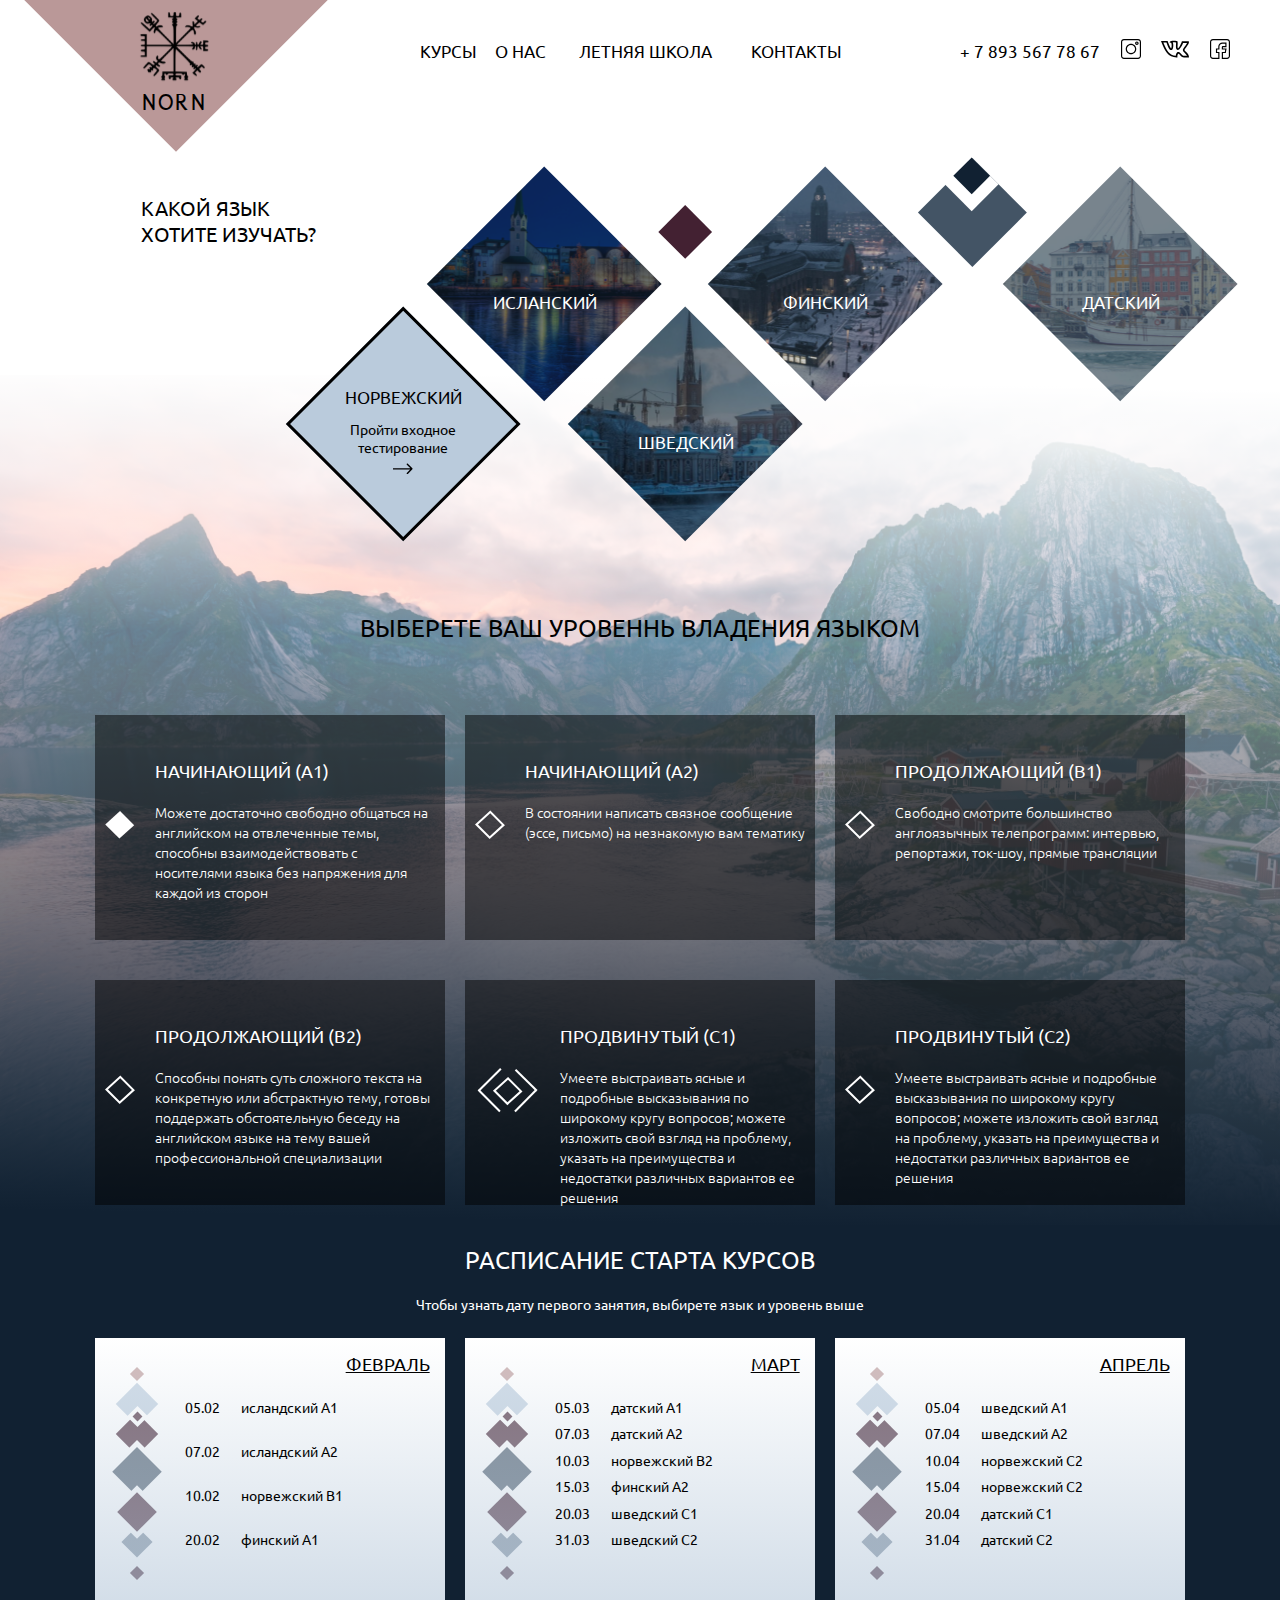
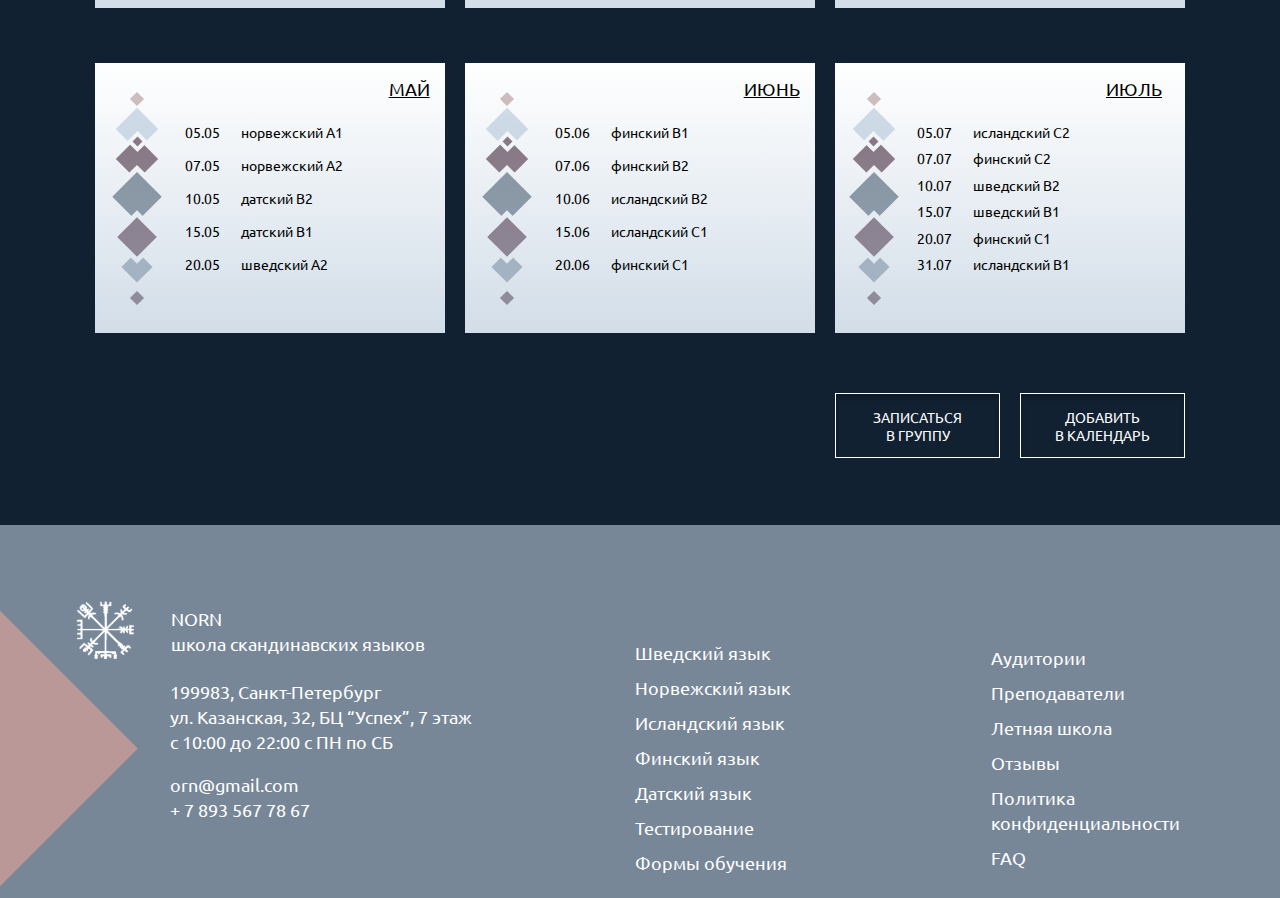
<file: index_courses.html>
<!DOCTYPE html>
<html lang="en">
<head>
    <meta charset="UTF-8">
    <meta name="viewport" content="width=device-width, initial-scale=1.0">
    <meta http-equiv="X-UA-Compatible" content="ie=edge">
    <title>COURSES</title>
    <link rel="stylesheet" href="https://cdnjs.cloudflare.com/ajax/libs/modern-normalize/0.5.0/modern-normalize.min.css">
    <link rel="stylesheet" href="css/style_css.css">
    <link href="https://fonts.googleapis.com/css?family=Puritan|Roboto|Ubuntu" rel="stylesheet">
</head>
<body>
<div class="container_wrapper">
     <div class="wrapper">

            <div class="logo_contacts_c">

        <div class="romb_c">
            <div class="logo_c">
            <div><img src="img/mark3.svg" alt="logo" width="73px" height="73px"></div>
            <div class="logo_logo_c">NORN</div>       
        </div></div>

                <div class="contacts_c">
                       
                                <ul class="menu_tab_c">
                                <li class="it"><a href="" class="line">КУРСЫ</a></li>
                                <li class="it"><a href="index_main.html" class="line">О НАС</a></li>
                                <li class="it"><a href="" class="line">ЛЕТНЯЯ ШКОЛА</a></li>
                                <li class="it"><a href="" class="line">КОНТАКТЫ</a></li>  
                                </ul>
                            
                         <div class="contacts_text_c">
                        <div>+ 7 893 567 78 67</div>
                        <div><a href=""><img src="img/instagram_black.svg" alt="instagram" width="20px" height="20px"></a></div>
                        <div><a href=""><img src="img/vk_black.svg" alt="vk" width="28px" height="28px"></a></div>
                        <div><a href=""><img src="img/facebook_black.svg" alt="facebook" width="20px" height="20px"></a></div>
                    </div>  
                                
            </div>
            </div>
<div class="container_yaziki_c">
                <div class="text_yaziki_c"><p>КАКОЙ ЯЗЫК<br>ХОТИТЕ ИЗУЧАТЬ?</p></div>

                
        <div class="romb_norv_c">
            <div class="romb_norv_flex_c">
            <div class="text_norv_kub_c">НОРВЕЖСКИЙ</div>
            <div class="text_norv_kub_2_c">
                <a class="test_c" href="">Пройти входное тестирование</a>
                <div class="strelka_c"><img src="img/arrow_black.svg" alt="arrow" width="20px" height="26px"></div></div>
            </div>
        </div>


        <div class="romb_islan_c">   
            <div class="foto_islan_c"><img src="img/img_reykjavik.png" alt="reykjavik" width="255px" height="255px"></div>    
            <div class="text_yaziki_romb_c">ИСЛАНСКИЙ</div>
    </div> 
        <div class="romb_shved_c">
                <div class="foto_shved_c"><img src="img/img_stokgolm.png" alt="stokgolm" width="255px" height="255px"></div>
            <div class="text_yaziki_romb_c">ШВЕДСКИЙ</div>
    </div> 
        <div class="romb_fin_c">
                <div class="foto_fin_c"><img src="img/img_helsinki.png" alt="helsinki" width="255px" height="255px"></div>
            <div class="text_yaziki_romb_c">ФИНСКИЙ</div>
    </div> 
        <div class="romb_dat_c">
                <div class="foto_dat_c"><img src="img/img_kopengagen.png" alt="kopengagen" width="255px" height="255px"></div>
            <div class="text_yaziki_romb_c">ДАТСКИЙ</div>
    </div> 
    <div class="romb_bordo_c"></div>
    <div class="romb_setyi_c">
        <div class="romb_white_c">
                <div class="romb_siniy_c"></div>
        </div>
        
    </div>
                
            </div>
    
            <div class="container_yrovni_c">
                    <div class="tex_yrovni_c">ВЫБЕРЕТЕ ВАШ УРОВЕННЬ ВЛАДЕНИЯ ЯЗЫКОМ</div>
                    <div class="flex_yrovni_c">
                        <div class="yrovni_c">
                            <div class="znachki_c"><img src="img/rombik_white.svg" alt="rombik" width="30px" height="30px"></div>
                        <div class="flex_yrovni_text_c">
                            <div class="text_yrovni_vubor_c">Начинающий (A1)</div>
                            <div class="text_yrovni_vubor2_c">Можете достаточно свободно общаться на английском на отвлеченные темы, способны взаимодействовать с носителями языка без напряжения для каждой из сторон</div>
                        </div>
                        </div>
                        <div class="yrovni_c">
                                <div class="znachki_c"><img src="img/rombik_prozrachnyi.svg" alt="rombik" width="30px" height="30px"></div>
                            <div class="flex_yrovni_text_c">
                                <div class="text_yrovni_vubor_c">Начинающий (A2)</div>
                                <div class="text_yrovni_vubor2_c">В состоянии написать связное сообщение 
                                        (эссе, письмо) на незнакомую вам тематику</div>
                            </div>
                            </div>
                            <div class="yrovni_c">
                                    <div class="znachki_c"><img src="img/rombik_prozrachnyi.svg" alt="rombik" width="30px" height="30px"></div>
                                <div class="flex_yrovni_text_c">
                                    <div class="text_yrovni_vubor_c">Продолжающий (B1)</div>
                                    <div class="text_yrovni_vubor2_c">Свободно смотрите большинство англоязычных телепрограмм: интервью, репортажи, ток-шоу, прямые трансляции
                                        </div>
                                </div>
                                </div>
                                <div class="yrovni_c">
                                        <div class="znachki_c"><img src="img/rombik_prozrachnyi.svg" alt="rombik" width="30px" height="30px"></div>
                                    <div class="flex_yrovni_text_c">
                                        <div class="text_yrovni_vubor_c">Продолжающий (B2)</div>
                                        <div class="text_yrovni_vubor2_c">Способны понять суть сложного текста на конкретную или абстрактную тему, готовы поддержать обстоятельную беседу 
                                                на английском языке на тему вашей профессиональной специализации</div>
                                    </div>
                                    </div>
                                    <div class="yrovni_c">
                                            <div class="znachki_c"><img src="img/rombik_dvoinoi.svg" alt="rombik" width="65px" height="45px"></div>
                                        <div class="flex_yrovni_text_c">
                                            <div class="text_yrovni_vubor_c">Продвинутый (C1)</div>
                                            <div class="text_yrovni_vubor2_c">Умеете выстраивать ясные и подробные высказывания по широкому кругу вопросов; можете изложить свой взгляд на проблему, указать на преимущества и недостатки 
                                                    различных вариантов ее решения
                                                    
                                                    </div>
                                        </div>
                                        </div>
                                        <div class="yrovni_c">
                                                <div class="znachki_c"><img src="img/rombik_prozrachnyi.svg" alt="rombik" width="30px" height="30px"></div>
                                            <div class="flex_yrovni_text_c">
                                                <div class="text_yrovni_vubor_c">Продвинутый (C2)</div>
                                                <div class="text_yrovni_vubor2_c">Умеете выстраивать ясные и подробные высказывания по широкому кругу вопросов; можете изложить свой взгляд на проблему, указать на преимущества и недостатки 
                                                        различных вариантов ее решения
                                                        
                                                        </div>
                                            </div>
                                            </div>
                    </div>
                
            </div>

            <div class="container_raspisanie_c">
            <div class="tex_raspisanie_c">РАСПИСАНИЕ СТАРТА КУРСОВ</div>
            <div class="tex_raspisanie2_c">Чтобы узнать дату первого занятия, выбирете язык и уровень выше</div>
            <div class="flex_raspisanie_c">
                    <div class="raspisanie_c">
                            <div class="raspisanie_fon_c"></div>
                            <div class="rombiki_raspisanie_c">
                            <div class="rombiki_raspisanie1_c"></div>
                            <div class="rombiki_raspisanie2_c">
                            <div class="rombiki_raspisanie2_1_c"></div></div>
                            <div class="rombiki_raspisanie3_c"> 
                            <div class="rombiki_raspisanie3_1_c"></div></div>
                            <div class="rombiki_raspisanie4_c"></div>
                            <div class="rombiki_raspisanie5_c">
                            <div class="rombiki_raspisanie5_1_c"></div></div>
                            <div class="rombiki_raspisanie6_c">
                            <div class="rombiki_raspisanie6_1_c"></div></div>
                            <div class="rombiki_raspisanie7_c"></div>
                            <div class="rombiki_raspisanie8_c"></div></div>
                            <div class="rombiki_raspisanie_text_c">
                            <div class="yrok_raspisanie_c">
                            <div class="effekt_raspisanie_c">05.02 &nbsp;&nbsp;&nbsp;&nbsp;&nbsp;&nbsp;исландский А1</div>
                            <div class="effekt_raspisanie_c">07.02 &nbsp;&nbsp;&nbsp;&nbsp;&nbsp;&nbsp;исландский А2</div>
                            <div class="effekt_raspisanie_c">10.02 &nbsp;&nbsp;&nbsp;&nbsp;&nbsp;&nbsp;норвежский B1</div>
                            <div class="effekt_raspisanie_c">20.02 &nbsp;&nbsp;&nbsp;&nbsp;&nbsp;&nbsp;финский А1</div></div>
                            <div class="rombiki_raspisanie_mesiac_c">ФЕВРАЛЬ</div></div>
                    </div>

                    <div class="raspisanie_c">
                        <div class="raspisanie_fon_c"></div>
                        <div class="rombiki_raspisanie_c">
                        <div class="rombiki_raspisanie1_c"></div>
                        <div class="rombiki_raspisanie2_c">
                        <div class="rombiki_raspisanie2_1_c"></div></div>
                        <div class="rombiki_raspisanie3_c"> 
                        <div class="rombiki_raspisanie3_1_c"></div></div>
                        <div class="rombiki_raspisanie4_c"></div>
                        <div class="rombiki_raspisanie5_c">
                        <div class="rombiki_raspisanie5_1_c"></div></div>
                        <div class="rombiki_raspisanie6_c">
                        <div class="rombiki_raspisanie6_1_c"></div></div>
                        <div class="rombiki_raspisanie7_c"></div>
                        <div class="rombiki_raspisanie8_c"></div></div>
                        <div class="rombiki_raspisanie_text_c">
                        <div class="yrok_raspisanie_c">
                            <div class="effekt_raspisanie_c">05.03 &nbsp;&nbsp;&nbsp;&nbsp;&nbsp;&nbsp;датский  А1</div>
                            <div class="effekt_raspisanie_c">07.03 &nbsp;&nbsp;&nbsp;&nbsp;&nbsp;&nbsp;датский  А2</div>
                            <div class="effekt_raspisanie_c">10.03 &nbsp;&nbsp;&nbsp;&nbsp;&nbsp;&nbsp;норвежский B2</div>
                            <div class="effekt_raspisanie_c">15.03 &nbsp;&nbsp;&nbsp;&nbsp;&nbsp;&nbsp;финский  А2</div>
                            <div class="effekt_raspisanie_c">20.03 &nbsp;&nbsp;&nbsp;&nbsp;&nbsp;&nbsp;шведский С1</div>
                            <div class="effekt_raspisanie_c">31.03 &nbsp;&nbsp;&nbsp;&nbsp;&nbsp;&nbsp;шведский С2</div></div>
                            <div class="rombiki_raspisanie_mesiac_c">МАРТ</div></div>
                    </div> 

                    <div class="raspisanie_c">
                        <div class="raspisanie_fon_c"></div>
                        <div class="rombiki_raspisanie_c">
                        <div class="rombiki_raspisanie1_c"></div>
                        <div class="rombiki_raspisanie2_c">
                        <div class="rombiki_raspisanie2_1_c"></div></div>
                        <div class="rombiki_raspisanie3_c"> 
                        <div class="rombiki_raspisanie3_1_c"></div></div>
                        <div class="rombiki_raspisanie4_c"></div>
                        <div class="rombiki_raspisanie5_c">
                        <div class="rombiki_raspisanie5_1_c"></div></div>
                        <div class="rombiki_raspisanie6_c">
                        <div class="rombiki_raspisanie6_1_c"></div></div>
                        <div class="rombiki_raspisanie7_c"></div>
                        <div class="rombiki_raspisanie8_c"></div></div>
                        <div class="rombiki_raspisanie_text_c">
                        <div class="yrok_raspisanie_c">
                            <div class="effekt_raspisanie_c">05.04 &nbsp;&nbsp;&nbsp;&nbsp;&nbsp;&nbsp;шведский А1</div>
                            <div class="effekt_raspisanie_c">07.04 &nbsp;&nbsp;&nbsp;&nbsp;&nbsp;&nbsp;шведский А2</div>
                            <div class="effekt_raspisanie_c">10.04 &nbsp;&nbsp;&nbsp;&nbsp;&nbsp;&nbsp;норвежский С2</div>
                            <div class="effekt_raspisanie_c">15.04 &nbsp;&nbsp;&nbsp;&nbsp;&nbsp;&nbsp;норвежский С2</div>
                            <div class="effekt_raspisanie_c">20.04 &nbsp;&nbsp;&nbsp;&nbsp;&nbsp;&nbsp;датский С1</div>
                            <div class="effekt_raspisanie_c">31.04 &nbsp;&nbsp;&nbsp;&nbsp;&nbsp;&nbsp;датский С2</div></div>
                            <div class="rombiki_raspisanie_mesiac_c">АПРЕЛЬ</div></div>
                    </div> 

                    <div class="raspisanie_c">
                        <div class="raspisanie_fon_c"></div>
                        <div class="rombiki_raspisanie_c">
                        <div class="rombiki_raspisanie1_c"></div>
                        <div class="rombiki_raspisanie2_c">
                        <div class="rombiki_raspisanie2_1_c"></div></div>
                        <div class="rombiki_raspisanie3_c"> 
                        <div class="rombiki_raspisanie3_1_c"></div></div>
                        <div class="rombiki_raspisanie4_c"></div>
                        <div class="rombiki_raspisanie5_c">
                        <div class="rombiki_raspisanie5_1_c"></div></div>
                        <div class="rombiki_raspisanie6_c">
                        <div class="rombiki_raspisanie6_1_c"></div></div>
                        <div class="rombiki_raspisanie7_c"></div>
                        <div class="rombiki_raspisanie8_c"></div></div>
                        <div class="rombiki_raspisanie_text_c">
                        <div class="yrok_raspisanie_c">
                            <div class="effekt_raspisanie_c">05.05 &nbsp;&nbsp;&nbsp;&nbsp;&nbsp;&nbsp;норвежский А1</div>
                            <div class="effekt_raspisanie_c">07.05 &nbsp;&nbsp;&nbsp;&nbsp;&nbsp;&nbsp;норвежский А2</div>
                            <div class="effekt_raspisanie_c">10.05 &nbsp;&nbsp;&nbsp;&nbsp;&nbsp;&nbsp;датский B2</div>
                            <div class="effekt_raspisanie_c">15.05 &nbsp;&nbsp;&nbsp;&nbsp;&nbsp;&nbsp;датский В1</div>
                            <div class="effekt_raspisanie_c">20.05 &nbsp;&nbsp;&nbsp;&nbsp;&nbsp;&nbsp;шведский А2</div></div>
                            <div class="rombiki_raspisanie_mesiac_c">МАЙ</div></div>
                    </div> 

                    <div class="raspisanie_c">
                        <div class="raspisanie_fon_c"></div>
                        <div class="rombiki_raspisanie_c">
                        <div class="rombiki_raspisanie1_c"></div>
                        <div class="rombiki_raspisanie2_c">
                        <div class="rombiki_raspisanie2_1_c"></div></div>
                        <div class="rombiki_raspisanie3_c"> 
                        <div class="rombiki_raspisanie3_1_c"></div></div>
                        <div class="rombiki_raspisanie4_c"></div>
                        <div class="rombiki_raspisanie5_c">
                        <div class="rombiki_raspisanie5_1_c"></div></div>
                        <div class="rombiki_raspisanie6_c">
                        <div class="rombiki_raspisanie6_1_c"></div></div>
                        <div class="rombiki_raspisanie7_c"></div>
                        <div class="rombiki_raspisanie8_c"></div></div>
                        <div class="rombiki_raspisanie_text_c">
                        <div class="yrok_raspisanie_c">
                                    <div class="effekt_raspisanie_c">05.06 &nbsp;&nbsp;&nbsp;&nbsp;&nbsp;&nbsp;финский В1</div>
                                    <div class="effekt_raspisanie_c">07.06 &nbsp;&nbsp;&nbsp;&nbsp;&nbsp;&nbsp;финский В2</div>
                                    <div class="effekt_raspisanie_c">10.06 &nbsp;&nbsp;&nbsp;&nbsp;&nbsp;&nbsp;исландский B2</div>
                                    <div class="effekt_raspisanie_c">15.06 &nbsp;&nbsp;&nbsp;&nbsp;&nbsp;&nbsp;исландский С1</div>
                                    <div class="effekt_raspisanie_c">20.06 &nbsp;&nbsp;&nbsp;&nbsp;&nbsp;&nbsp;финский С1</div></div>
                            <div class="rombiki_raspisanie_mesiac_c">ИЮНЬ</div></div>
                    </div> 

                    <div class="raspisanie_c">
                        <div class="raspisanie_fon_c"></div>
                        <div class="rombiki_raspisanie_c">
                        <div class="rombiki_raspisanie1_c"></div>
                        <div class="rombiki_raspisanie2_c">
                        <div class="rombiki_raspisanie2_1_c"></div></div>
                        <div class="rombiki_raspisanie3_c"> 
                        <div class="rombiki_raspisanie3_1_c"></div></div>
                        <div class="rombiki_raspisanie4_c"></div>
                        <div class="rombiki_raspisanie5_c">
                        <div class="rombiki_raspisanie5_1_c"></div></div>
                        <div class="rombiki_raspisanie6_c">
                        <div class="rombiki_raspisanie6_1_c"></div></div>
                        <div class="rombiki_raspisanie7_c"></div>
                        <div class="rombiki_raspisanie8_c"></div></div>
                        <div class="rombiki_raspisanie_text_c">
                        <div class="yrok_raspisanie_c">
                                    <div class="effekt_raspisanie_c">05.07 &nbsp;&nbsp;&nbsp;&nbsp;&nbsp;&nbsp;исландский С2</div>
                                    <div class="effekt_raspisanie_c">07.07 &nbsp;&nbsp;&nbsp;&nbsp;&nbsp;&nbsp;финский С2</div>
                                    <div class="effekt_raspisanie_c">10.07 &nbsp;&nbsp;&nbsp;&nbsp;&nbsp;&nbsp;шведский B2</div>
                                    <div class="effekt_raspisanie_c">15.07 &nbsp;&nbsp;&nbsp;&nbsp;&nbsp;&nbsp;шведский В1</div>
                                    <div class="effekt_raspisanie_c">20.07 &nbsp;&nbsp;&nbsp;&nbsp;&nbsp;&nbsp;финский С1</div>
                                    <div class="effekt_raspisanie_c">31.07 &nbsp;&nbsp;&nbsp;&nbsp;&nbsp;&nbsp;исландский В1</div></div>
                            <div class="rombiki_raspisanie_mesiac_c">ИЮЛЬ</div></div>
                            <div class="flex_zapisi_c">
                                    <div class="flex_zapis_c left_c"><div class="flex_zapis_text_c">ЗАПИСАТЬСЯ<br>В ГРУППУ</div>
                                    <div></div>
                                    </div>
                                    <div class="flex_zapis_c right_c"><div class="flex_zapis_text_c">ДОБАВИТЬ<br>В КАЛЕНДАРЬ</div>
                                    </div>
                                   </div> </div> </div>
           </div>
<div class="footer_c">
<div class="romb_footer_c"></div>
<div class="romb_footer_logo_c">
<img src="img/mark3_white.svg" alt="logo" width="61px" height="61px">
<div class="tex_foter_c"> NORN<br>
      школа скандинавских языков</div>
</div>
<div class="tex_foter_c footer_tex_c"> 
    <p>199983, Санкт-Петербург<br>
        ул. Казанская, 32, БЦ “Успех”, 7 этаж<br>
        c 10:00 до 22:00 с ПН по СБ</p>
            
<p>orn@gmail.com<br>
        + 7 893 567 78 67</p>
</div>
<div class="flex_text_footer_c">
<div class="tex_foter line_height_c">
<div class="margin_c">Шведский язык</div>
<div class="margin_c">Норвежский язык</div>
<div class="margin_c">Исландский язык</div>
<div class="margin_c">Финский язык</div>
<div class="margin_c">Датский язык</div>
<div class="margin_c">Тестирование</div>
<div class="margin_c">Формы обучения</div>
</div>
<div class="tex_foter line_height_c">
<div class="margin_c">Аудитории</div>
<div class="margin_c">Преподаватели</div>
<div class="margin_c">Летняя школа</div>
<div class="margin_c">Отзывы</div>
<div class="margin_c">Политика<br>конфиденциальности</div>
<div class="margin_c">FAQ</div>
</div>
</div>
</div>
     </div>    
</body>
</html>
</file>
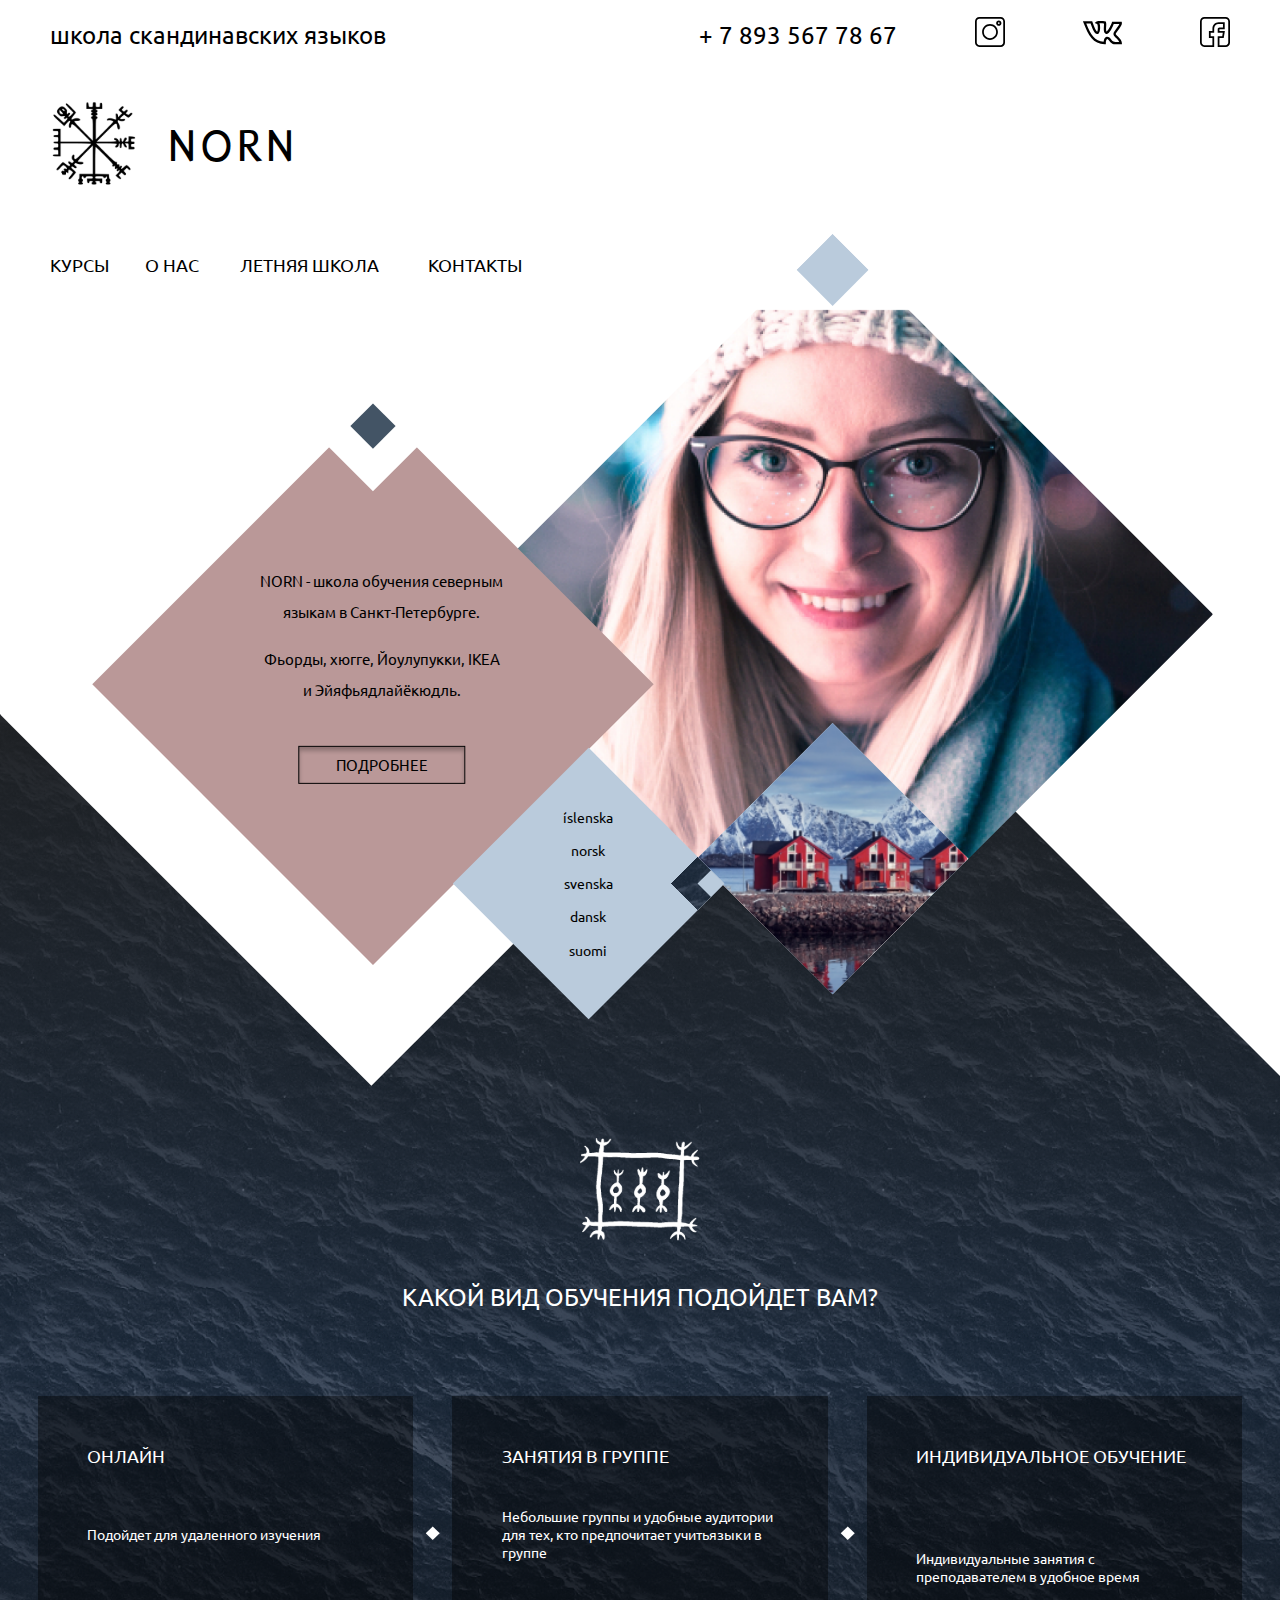
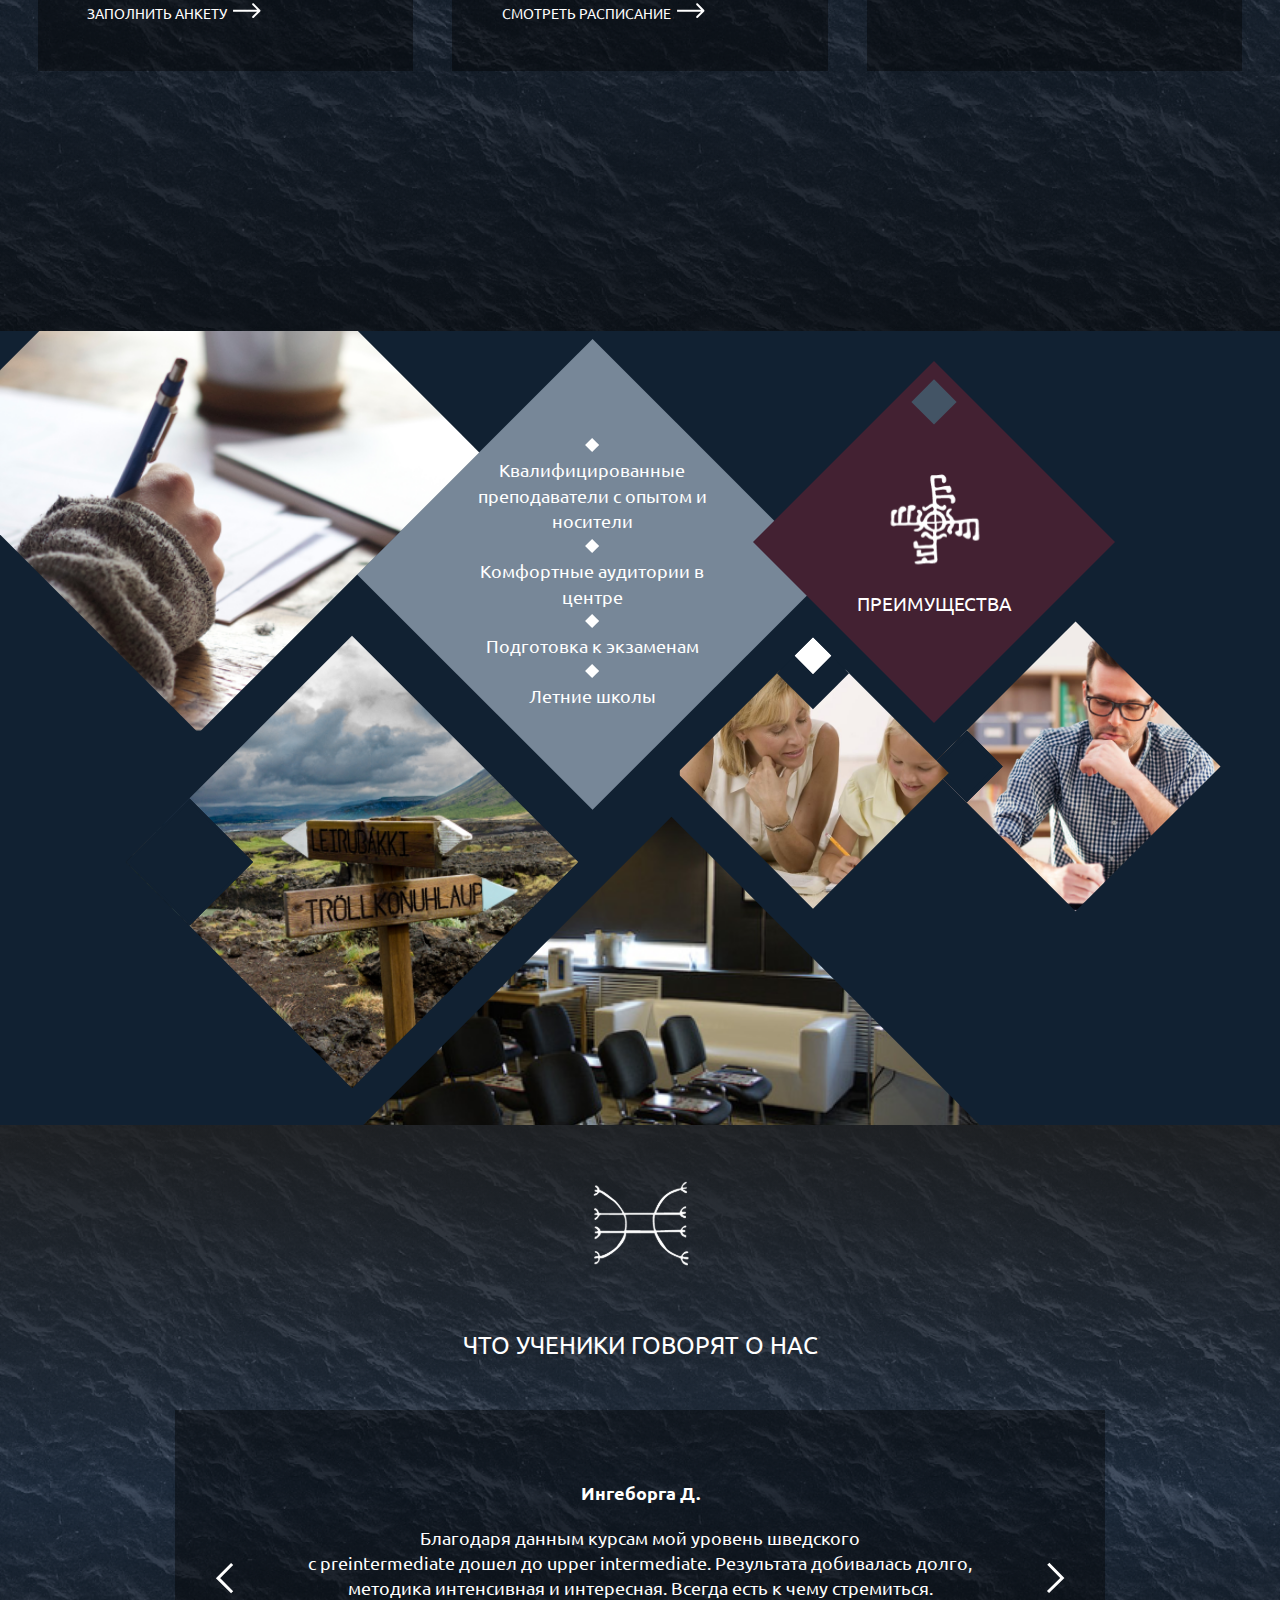
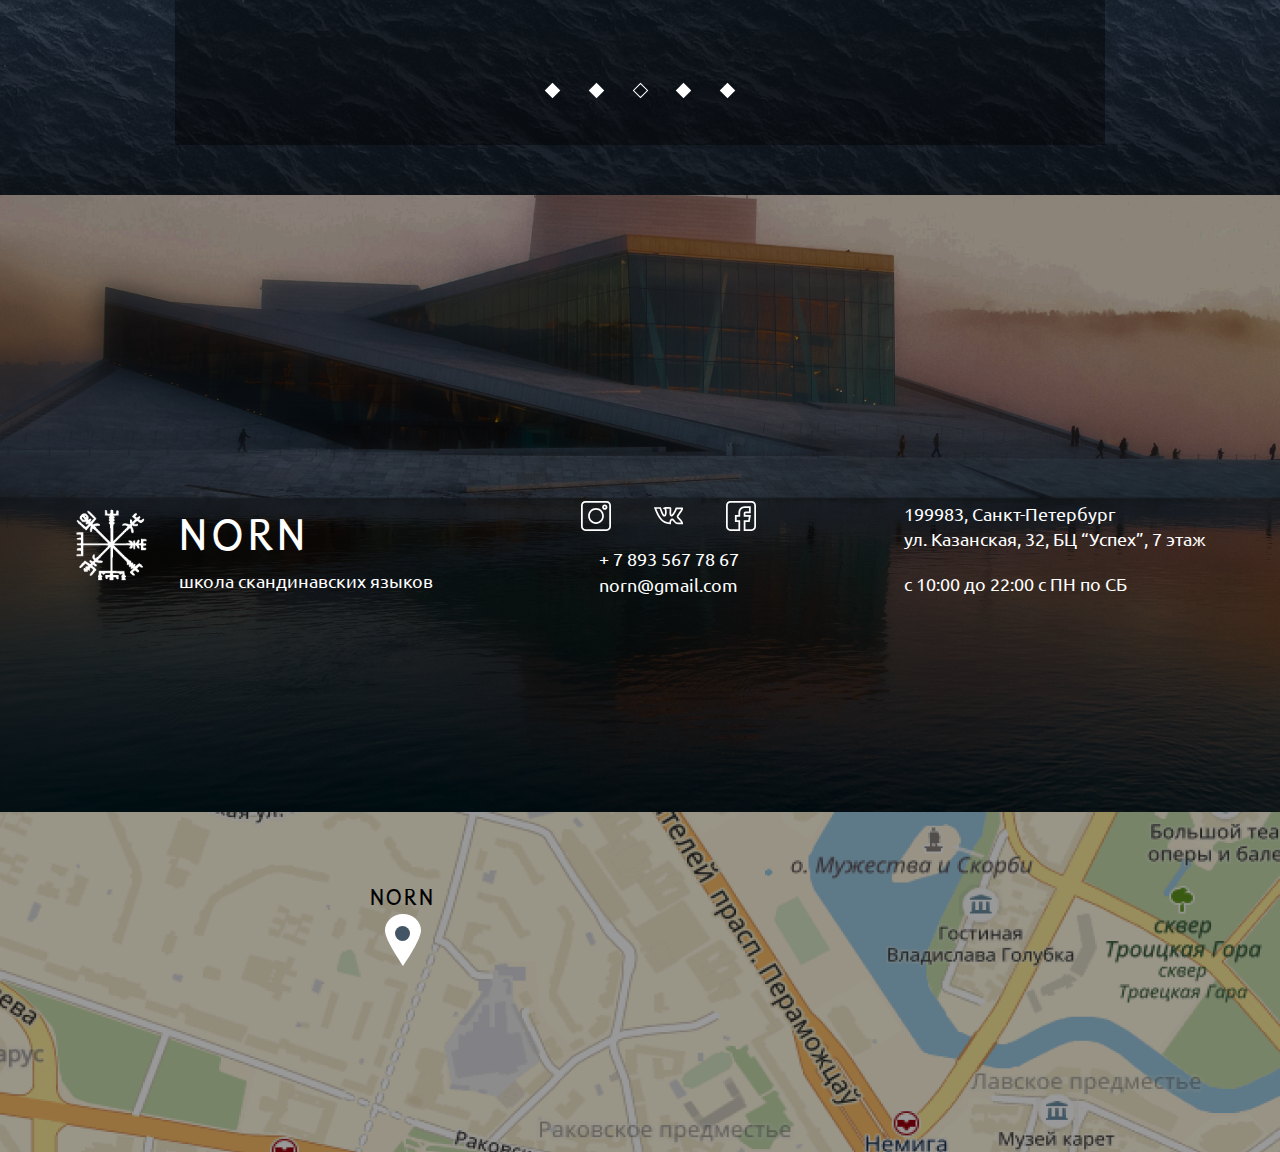
<file: index_main.html>
<!DOCTYPE html>
<html lang="en">
<head>
    <meta charset="UTF-8">
    <meta name="viewport" content="width=device-width, initial-scale=1.0">
    <meta http-equiv="X-UA-Compatible" content="ie=edge">
    <title>NORN</title>
    <link rel="stylesheet" href="https://cdnjs.cloudflare.com/ajax/libs/modern-normalize/0.5.0/modern-normalize.min.css">
    <link rel="stylesheet" href="css/style_css.css"> 
    <link href="https://fonts.googleapis.com/css?family=Puritan|Ubuntu" rel="stylesheet">    
</head>
<body>
    <div class="container_wrapper">
<div class="wrapper">

    <div class="contacts">
            <div>школа скандинавских языков</div>        
            <div class="contacts_text">
            <div>+ 7 893 567 78 67</div>
            <div><a href=""><img src="img/instagram_black.svg" alt="instagram" width="30px" height="30px"></a></div>
            <div><a href=""><img src="img/vk_black.svg" alt="vk" width="39px" height="39px"></a></div>
            <div><a href=""><img src="img/facebook_black.svg" alt="facebook" width="30px" height="30px"></a></div>
        </div>  
    </div>

    <div class="logo">
       <div><img src="img/mark3.svg" alt="logo" width="88px" height="88px"></div>
       <div class="logo_logo">NORN</div>       
    </div>

    <div class="menu">
        <ul class="menu_tab">
        <li class="it_left"><a href="index_courses.html" class="line">КУРСЫ</a></li>
        <li class="it"><a href="" class="line">О НАС</a></li>
        <li class="it"><a href="" class="line">ЛЕТНЯЯ ШКОЛА</a></li>
        <li class="it"><a href="" class="line">КОНТАКТЫ</a></li>  
        </ul>
    </div>
<div class="conteiner_kybi">
            <div class="kub_white">
        <div class="kub1">
        <div class="kub1_bordo">
            <div class="kub1_belyi"></div>
            <div class="kub1_seryi"></div>  
            <div class="bordo_flex">
          <div class="kub1_bordo_text"><p>NORN - школа обучения северным <br> языкам в Санкт-Петербурге.</p>
            <p>Фьорды, хюгге, Йоулупукки, IKEA <br>и Эйяфьядлайёкюдль.</p>
          <button>ПОДРОБНЕЕ</button></div></div>
        </div></div>
    <div class="kub2">   
        <div class="kub2_svser">
            <div class="kub2_text">
            <div>íslenska</div>
            <div>norsk</div>
            <div>svenska</div>
            <div>dansk</div>
            <div>suomi</div>
            </div>                    
        <div class="kybiki_svser">
            <div class="kybiki_svser2"><div class="kybiki_svser1"></div></div>
        </div></div>
     </div> 
    </div>     

        
            <div class="kub_foto_girl">
            <img class="foro_girl" src="img/img_girl.png" alt="foto" width="937" height="820px">
            <div class="kub3_svser"></div>
            <div class="kub4">
                    <div class="kub_foto_house">
                        <img class="foto_house" src="img/img_houses.png" alt="foto" width="315px" height="300x">
                    </div>
                </div>
        </div>
</div>
        
    <div class="kyb_fon_white"></div>
    <div class="kyb_fon_white2"></div>

    <div class="contacts_m">

                    <div class="logo_contacts_m">
                            <div class="romb_m">
                                <div class="logo_m">
                                <div><img src="img/mark3.svg" alt="logo" width="27px" height="27px"></div>
                                <div class="logo_logo_m">NORN</div>       
                            </div></div>
                
                        <div class="menu_m">
                                <img src="img/menu_3line.svg" alt="menu_line" width="26px" height="19px">
                    </div>
                
                    <div class="contacts_text_m">
                    <div class="kegl_13">+ 7 893 567 78 67</div>
                            <div class="kegl_m">Позвонить&nbsp;&nbsp;
                                <img src="img/phone.svg" alt="phone" width="11px" height="11px">
                            </div>
                            </div>  
                </div>
                <div class="text_main">
                    <div class="text_maim_pad">Очное и онлайн обучение скандинавским<br>языкам в Санкт-Петербурге</div>
                <div class="text_maim_line"><div class="rombik_m"></div>
                    <div>норвежский<br>финский<br>датский<br>исладский<br>шведский</div>
                </div>
                </div>
            <div class="button_m">ПОДРОБНЕЕ</div>
           <div class="gradient_contact"></div>
                </div>
    <div class="container_rovno_fon"> 
            
    <div class="education2">
        <div class="edu_center">
        <div><img src="img/mark5_white.svg" alt="logo" width="130px" height="117px"></div>
        <div class="logo2_2">КАКОЙ ВИД ОБУЧЕНИЯ ПОДОЙДЕТ ВАМ?</div>
        </div>
        <div class="education2_0">
        <div class=education_blok> 
            <div class="kegl_b">ОНЛАЙН</div>
            <div class="kegl_m">Подойдет для удаленного изучения</div>
            <div class="kegl_m"><a href="" class="line_white">ЗАПОЛНИТЬ АНКЕТУ</a><img class="ar" src="img/arrow.svg" width="29px" height="17px"></div>
        </div>
        <img src="img/rombik.svg" alt="rombik" width="15px" height="15px">
        <div class="education_blok">
            <div class="kegl_b">ЗАНЯТИЯ В ГРУППЕ</div>
            <div class="kegl_m">Небольшие группы и удобные аудитории для тех, кто предпочитает учитьязыки в группе</div>
            <div class="kegl_m"><a href="" class="line_white">СМОТРЕТЬ РАСПИСАНИЕ</a><img class="ar" src="img/arrow.svg" width="29px" height="17px"></div>
        </div>
        <img src="img/rombik.svg" alt="rombik" width="15px" height="15px">
        <div class=education2_3>
            <div class="kegl_b">ИНДИВИДУАЛЬНОЕ ОБУЧЕНИЕ</div>
            <div class="kegl_m">Индивидуальные занятия с 
            преподавателем в удобное 
            время </div>
        </div>
        </div>
        <div class="gradient_slaider"></div>
    </div>
</div>
<div class="education2_m">
        <div class="edu_center_m">
        <div><img src="img/mark5_white.svg" alt="logo" width="50px" height="46px"></div>
        <div class="logo2_2_m">КАКОЙ ВИД ОБУЧЕНИЯ ПОДОЙДЕТ ВАМ?</div>
        </div>
        <div class="education2_0_m">
        <div class=education_blok_m> 
            <div class="kegl_b">ОНЛАЙН</div>
            <div class="kegl_m">Подойдет для  изучения из любой точки мира</div>
            <div class="kegl_m"><a href="" class="line_white">ЗАПОЛНИТЬ АНКЕТУ</a><img class="ar" src="img/arrow.svg" width="20px" height="12px"></div>
        </div>
        <img src="img/rombik.svg" alt="rombik" width="15px" height="15px">
        <div class="education_blok_m">
            <div class="kegl_b">ЗАНЯТИЯ В ГРУППЕ</div>
            <div class="kegl_m">Небольшие группы и удобные аудитории для тех, кто предпочитает учитьязыки в группе</div>
            <div class="kegl_m"><a href="" class="line_white">СМОТРЕТЬ РАСПИСАНИЕ</a><img class="ar" src="img/arrow.svg" width="20px" height="12px"></div>
        </div>
        <img src="img/rombik.svg" alt="rombik" width="15px" height="15px">
        <div class=education2_3_m>
            <div class="kegl_b">ИНДИВИДУАЛЬНОЕ ОБУЧЕНИЕ</div>
            <div class="kegl_m">Индивидуальные занятия с 
            преподавателем в удобное 
            время </div>
        </div>
        </div>
        <div class="gradient_slaider_m"></div>
            </div>

    <div class="advanteges">

        <div class="seryi_container">
            <div class="seryi_flex">
        <div class="kub3a_seryi">
                <div class="rombik"></div>
            <div class="tex_kub_seryi">Квалифицированные преподаватели 
                с опытом и носители </div>
                <div class="rombik"></div>
            <div class="tex_kub_seryi">Комфортные аудитории в центре</div> 
            <div class="rombik"></div>         
            <div class="tex_kub_seryi">Подготовка к экзаменам </div>
            <div class="rombik"></div>
            <div class="tex_kub_seryi">Летние школы</div> 
        </div></div>
        </div>

        <div class="bordo_container">
          <div class="kub3a_bordo">
            <div class="kubik_vbordo"></div>
            <div class="kub_v_kube">
            <div><img src="img/mark4_white.svg" alt="logo" width="105px" height="105px"></div>
            <div class="logo_vkube3a">ПРЕИМУЩЕСТВА</div>
            </div>
          </div>
        </div>

        <div class="container_nature">
                <div class="nature_foto"><img src="img/img_nature.png" alt="nature" width="532px" height="507px"></div>
                <div class="kub_vkube_nature"></div>
        </div>

        <div class="container_student">
            <div class="kub_student">
                <div class="kub_vkube_student"></div>
                <div class="student_foto"><img src="img/img_student.png" alt="student" width="345px" height="329px"></div>
            </div>
        </div>

        <div class="container_cup">
                <div class="cup_foto"><img src="img/img_cup.png" alt="cup" width="532px" height="454px"></div>
        </div>

        <div class="container_cabinet">
            <div class="cabinet_foto"><img src="img/img_cabinet.png" alt="cabinet" width="616px" height="294px"></div>
        </div>

        <div class="container_teacher">
                <div class="kub_teacher">
                        <div class="blue_teacher"><div class="white_teacher"></div></div>
                        <div class="foto_teacher"><img src="img/img_teacher.png" alt="teacher" width="330px" height="270px"></div>                     
                    </div>
        </div>
    </div>

    <div class="advanteges_m">
            <div class="advanteges_rovno_m"></div>
    
            <div class="seryi_container_m">
                    <div class="kubik_ser_b_m"><div class="kubik_ser"></div></div>
                    <div class="kubik_ser_bor_m"></div>
                <div class="seryi_flex_m">
            <div class="kub3a_seryi_m">            
                <div class="tex_kub_seryi_m">Квалифицированные преподаватели <br>
                    с опытом и носители </div>               
                <div class="tex_kub_seryi_m">Комфортные аудитории в центре</div>                     
                <div class="tex_kub_seryi_m">Подготовка к экзаменам </div>           
                <div class="tex_kub_seryi_m">Летние школы</div> 
            </div></div>
            </div>
    
            <div class="bordo_container_m">
              <div class="kub3a_bordo_m">
                <div class="kubik_vbordo_b_m"><div class="kubik_vbordo"></div></div>
                <div class="kub_v_kube_m">
                        <div class="logo_vkube3a_m">ПРЕИМУЩЕСТВА</div>
                <div><img src="img/mark4_white.svg" alt="logo" width="40x" height="40px"></div>
                
                </div>
              </div>
            </div>
    
            
    <div class="container_student_cabinet_m">
            <div class="container_student_m">
                    <div class="student_foto_m"><img src="img/img_student.png" alt="student" width="345px" height="329px"></div>
              </div>
         
            <div class="container_cabinet_m">
                <div class="cabinet_foto_m"><img src="img/img_cabinet.png" alt="cabinet" width="616px" height="305px"></div>
            </div></div>
        </div>

  <div class="fon_slaider">
      <div class="slaider_index">
      
    <div class="education4">
           <img src="img/mark1_white.svg" alt="logo" width="100px" height="100px">
           <div class="text_padding">ЧТО УЧЕНИКИ ГОВОРЯТ О НАС</div>
    </div>       
           
    <div class="container_slaider">
    <div class="slaider">
        <div class="slaider_text">
           <div class="text_bold">Ингеборга Д.</div>
           <div class="text_normal">Благодаря данным курсам мой 
            уровень шведского <br> с preintermediate дошел до upper 
            intermediate. Результата добивалась долго, <br> методика 
            интенсивная и интересная. Всегда есть к чему стремиться.</div>            
        </div>
    <div class="rombik_flex">
        <div class="rombik_m"></div>
        <div class="rombik_m"></div>
        <div class="rombik_border"></div>
        <div class="rombik_m"></div>
        <div class="rombik_m"></div>
    </div>
    </div>
    
    <div class="container_strelka">
    <img src="img/strelka_left.svg" width="19px" height="32px">
    <img src="img/strelka_right.svg" width="19px" height="32px">
    </div>
    </div>
    </div>
    <div class="gradient_slaider"></div>
</div>

<div class="fon_slaider_m">
        <div class="slaider_index_m">
        
      <div class="education4_m">
             <img src="img/mark1_white.svg" alt="logo" width="40px" height="40px">
             <div class="text_padding_m">ЧТО УЧЕНИКИ ГОВОРЯТ О НАС</div>
      </div>       
             
      <div class="container_slaider_m">
      <div class="slaider_m">
          <div class="slaider_text_m">
             <div class="text_bold_m">Ингеборга Д.</div>
             <div class="text_normal_m">Благодаря данным курсам мой 
              уровень шведского с preintermediate дошел до upper 
              intermediate. Результата добивалась долго, методика 
              интенсивная и интересная. Всегда есть к чему стремиться.</div>            
          </div>
      
      </div>
      
      <div class="container_strelka_m">
      <img src="img/strelka_left.svg" width="19px" height="32px">
      <img src="img/strelka_right.svg" width="19px" height="32px">
      </div>
      </div></div>
      <div class="rombik_flex_m">
              <div class="rombik_m"></div>
              <div class="rombik_m"></div>
              <div class="rombik_border_m"></div>
              <div class="rombik_m"></div>
              <div class="rombik_m"></div>
          </div>
      
      <div class="gradient_slaider_m"></div>
  </div>
  
    <div class="container_about">    
        <div class="about">    
        <div class="about1">
            <div><img src="img/mark3_white.svg" alt="logo" width="75px" height="75px"></div>
        <div class="text_about">
            <div class="logo_text_about">NORN</div>  
            <div class="logo_text_about2">школа скандинавских языков</div>
        </div>
        </div>
        <div class="about2">
            <div class="ikonki">
            <div><a href=""><img src="img/instagram_white.svg" alt="instagram"width="30px" height="30px"></a></div> 
            <div><a href=""><img src="img/vk_white.svg" alt="vk" width="39px" height="29.2px"></a></div> 
            <div><a href=""><img src="img/facebook_white.svg" alt="facebook" width="30px" height="30px"></a></div>
            </div>            
            <div class="text_about2">
                    <div>+ 7 893 567 78 67</div>
                    <div class="text_pad">norn@gmail.com</div> 
                </div>
        </div>
             <div class="about3">
                <div>199983, Санкт-Петербург <br>
                 ул. Казанская, 32, БЦ “Успех”, 7 этаж</div>
                 <div>c 10:00 до 22:00 с ПН по СБ</div> 
            </div>
        
    </div></div>
        
    <div class="container_about_m">    
            <div class="about_m">    
                <div class="about1_m">
                    <div><img src="img/mark3_white.svg" alt="logo" width="40px" height="40px"></div>
                <div class="text_about_m">
                    <div class="logo_text_about_m">NORN</div>  
                    <div class="logo_text_about2_m">школа скандинавских языков</div>
                </div>
                </div>
                <div class="about2_m">
                        <div>199983, Санкт-Петербург <br>
                            ул. Казанская, 32, БЦ “Успех”, 7 этаж</div>
                            
                         <div class="text_pad_m">c 10:00 до 22:00 с ПН по СБ</div> 
                          
                        <div class="text_pad_m">+ 7 893 567 78 67</div>
        
                        <div class="text_pad_m">norn@gmail.com</div> 
                    
                </div>
                     
                    <div class="ikonki_m">
                            <div><a href=""><img src="img/vk_white.svg" alt="vk" width="39px" height="29.2px"></a></div> 
                            <div><a href=""><img src="img/instagram_white.svg" alt="instagram"width="30px" height="30px"></a></div> 
                            <div><a href=""><img src="img/facebook_white.svg" alt="facebook" width="30px" height="30px"></a></div>
                    </div> 
        
            </div>
        </div>

    <div class="footer">
           <div class="map"></div>
           <div class="footer_metka">
               <div class="footer_logo">NORN</div>
               <div class="metka">
                   <img src="img/ellipse_white.svg" alt="ellipse_white" width="36px" height="52px">
                   <img class="kryg" src="img/ellipse_seryi.svg" alt="ellipse_seryi" width="15px" height="15px">
                </div>
           </div>
    </div>
    <div class="footer_m">
            <div class="map_m"></div>
            <div class="footer_metka_m">
                <div class="footer_logo_m">NORN</div>
                <div class="metka_m">
                    <img src="img/ellipse_white.svg" alt="ellipse_white" width="36px" height="52px">
                    <img class="kryg_m" src="img/ellipse_seryi.svg" alt="ellipse_seryi" width="15px" height="15px">
                 </div>
            </div>
     </div>
</div>
</div>

</body>
<script src="js.js"></script> 
</html>
</file>
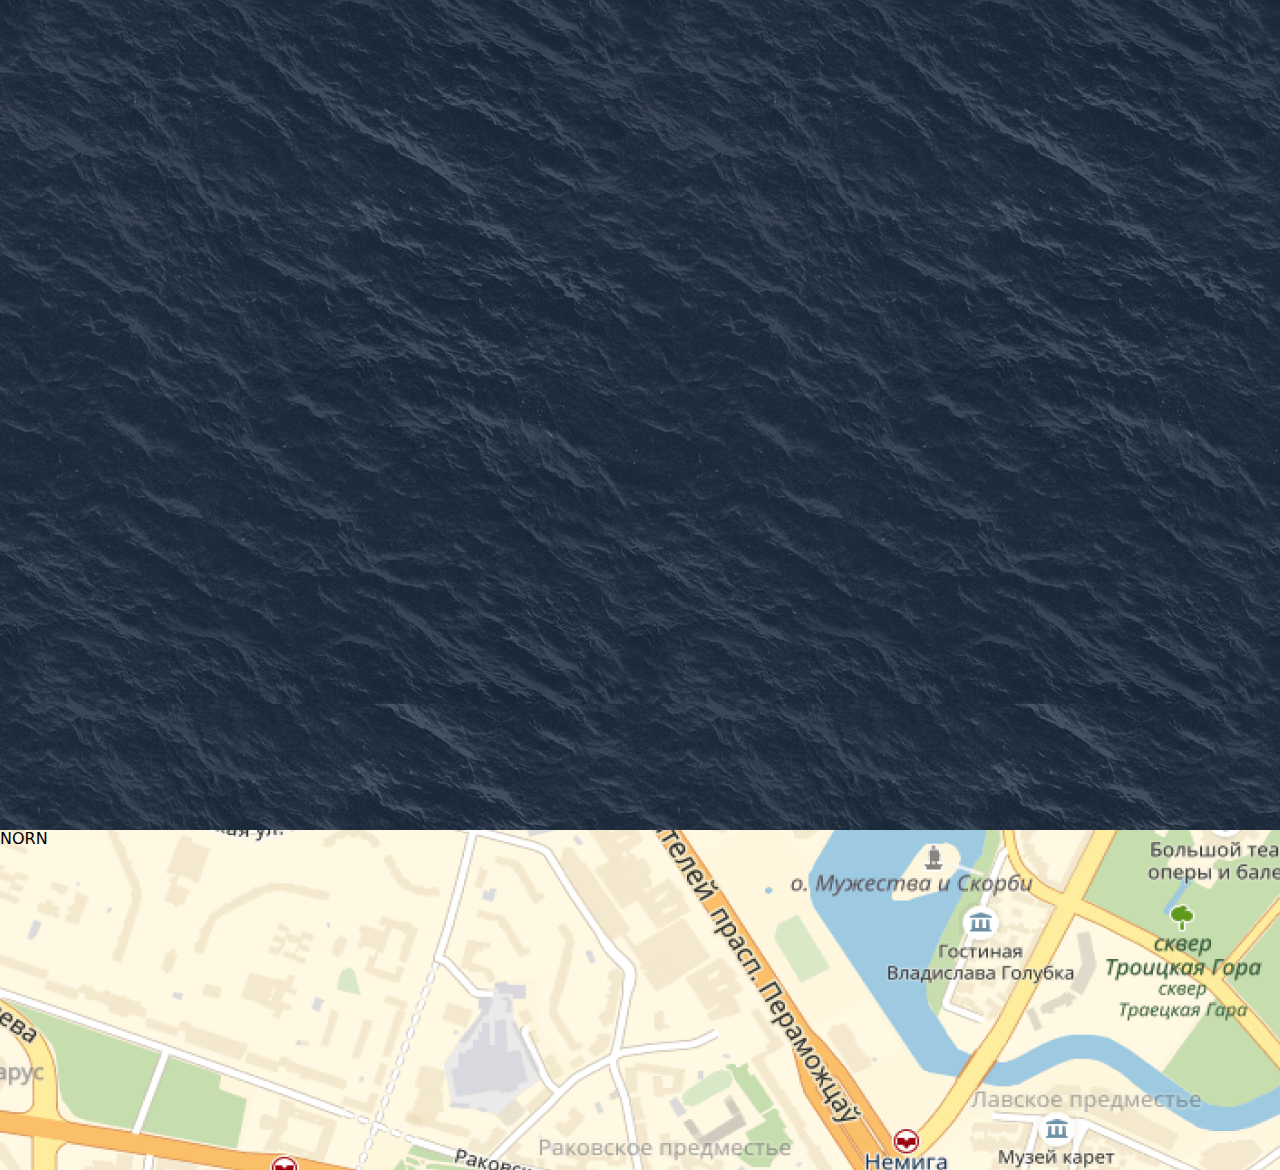
<file: nord.html>
<!DOCTYPE html>
<html lang="en">
<head>
    <meta charset="UTF-8">
    <meta name="viewport" content="width=device-width, initial-scale=1.0">
    <meta http-equiv="X-UA-Compatible" content="ie=edge">
    <title>Nord</title>
    <link rel="stylesheet" href="https://cdnjs.cloudflare.com/ajax/libs/modern-normalize/0.5.0/modern-normalize.min.css">
    <link rel="stylesheet" href="css/style_css.css">
     
</head>
<body>
<div class="wrapper">
    <div class="rectangle"> 
    <div class="contacts">
        <div style="flex: 3;">    
                школа скандинавских языков
        </div>
        <div style="flex: 1;"> 
                + 7 893 567 78 67
        </div> 

    </div>       
    <div class="logo">
          logo NORN          
    </div>
    <div class="menu">
            КУРСЫ УЧИТЕЛЯ ЛЕТНЯЯ ШКОЛА КОНТАКТЫ
        </div>
        <div class="education">
                NORN - школа обучения северным языкам в Санкт-Петербурге. Фьорды, хюгге, Йоулупукки, IKEA и Эйяфьядлайёкюдль.
                <div>КНОПКА</div>
            </div>
        
        <div> íslenska norsk svenska dansk suomi</div>

        <div class="education2">КАКОЙ ВИД ОБУЧЕНИЯ ПОДОЙДЕТ ВАМ? </div>
    <div class=education2_1> 
        <div>ОНЛАЙН </div>
        <div>Подойдет для удаленного изучения </div>
        <div>ЗАПОЛНИТЬ  АНКЕТУ </div>
    </div>
    <div class=education2_2>
        <div>ЗАНЯТИЯ В ГРУППЕ </div>
        <div>Небольшие группы и удобные аудитории для тех, кто предпочитает учитьязыки в группе </div>
        <div>СМОТРЕТЬ РАСПИСАНИЕ </div>
    </div>
    <div class=education2_3>
        <div>ИНДИВИДУАЛЬНОЕ ОБУЧЕНИЕ  </div>
        <div>Индивидуальные занятия с 
                преподавателем в удобное 
                время </div>
    </div>
        <div class="education3">Квалифицированные преподаватели с опытом
                и носители
               
               Комфортные аудитории в центре
               
               Подготовка к экзаменам
               
               Летние школы </div> 
               <div>LOGO ПРЕИМУЩЕСТВА </div>

            <div class="education4">
               <div>ЧТО УЧЕНИКИ ГОВОРЯТ О НАС</div>
               <div>Ингеборга Д.

                    Благодаря данным курсам мой 
                    уровень шведского
                     с preintermediate дошел до upper 
                    intermediate. Результата 
                    добивалась долго, методика 
                    интенсивная и интересная. 
                    Всегда есть к чему стремиться.
                </div>

            </div>

            <div class="about">
                    <div>LOGO   
                            NORN
                            школа скандинавских языков
                            
                            199983, Санкт-Петербург
                            ул. Казанская, 32, БЦ “Успех”, 7 этаж
                            
                            c 10:00 до 22:00 ежедневно
                            
                            + 7 893 567 78 67
                        </div>
            </div>
            

        <div class="footer">
            <div>NORN </div>
        </div>

    </div>
    
</div>

</body>

</html>
</file>
<file: css/style_css.css>
.container_wrapper {
    width: 100%;
    background-color: #BACBDC;
}
.wrapper {
    position: relative;
    width: 100%;
    max-width: 1510px;
    overflow: hidden;
    background-color: white;
    margin: auto;
          
}
.contacts {
    position: absolute;
    display: flex;
    justify-content: space-between;
    align-items: center;
    width: 100%;
    max-width: 1510px;
    height: 50px;
    color: black;
    background-color: white;
    font-family: 'Ubuntu', sans-serif;
    font-style: normal;
    line-height: normal;
    font-size: 24px;
    padding-left: 50px;
    padding-right: 50px;
    padding-top: 20px;
}
.contacts_text {
    display: flex;
    width: 30%;
    align-items: center;
    justify-content: space-between;
}
.logo {
    display: flex;
    align-items: center;
    background-color: white;
    padding-top: 100px;
    margin-left: 50px;
}
.logo_logo {
    font-family: 'Puritan', sans-serif;
    font-style: normal;
    font-weight: normal;
    line-height: normal;
    font-size: 48px;
    letter-spacing: 0.1em;
    color: black;
    padding-left: 30px;
}
.menu {
    max-width: 1510px;
    height: 125px;
    display: flex;
    background-color:white;
    font-family: 'Ubuntu', sans-serif;
    font-style: normal;
    line-height: normal;
    font-size: 18px;
    padding-left: 50px;
}
.menu_tab {
    display: table;
    width: 40%;
    padding-top: 5%;
    margin: 0;
    padding-left: 0;
}
.it_left {
    display: table-cell;
    text-align: left;
}
.it {
    display: table-cell;
    text-align: center;
}
.line {
text-decoration: none;
color: #000000;
}
a.line:hover {
    border-top: 2px solid black;
    transition-property: all;
    transition-duration: 200ms;
}
.kyb_fon_white {
    width: 41vw;
    height: 41vw;
    transform: rotate(45deg);
    background-color: white;
    position: relative;
    z-index: 1;
    left: 8.5vw;
    top: -34.5vw;
}
.kyb_fon_white2 {
    width: 40vw;
    height: 40vw;
    transform: rotate(45deg);
    background-color: white;
    position: relative;
    z-index: 1;
    left: 80vw;
    top: -75vw;
}
.conteiner_kybi {
    width: 65vw;
    height: 65vw;
    transform: rotate(45deg);
    position: relative;
    z-index: 3;
    right: 0;
    left: 8.5vw;
    top: 10vw;
}
.kub_white {
    position: absolute;
    z-index: 1;
    width: 29.8vw;
    height: 29.8vw;
    left: 20%;
    top: 29.8vw;
    z-index: 2;
}
.kub1_bordo {
    position: absolute;
    height: 31vw;
    width: 31vw;
    background-color: #BA9898;
    transform: rotate(0deg);
    top: 0;
}
.kub1_seryi {
    position: absolute;    
    width: 2.5vw;
    height: 2.5vw;
    background: #435465;
    }
.kub1_belyi {
    position: absolute;    
    width: 5vw;
    height: 5vw;
    top: -2px;
    left: -2px;
    background: white;
}
.bordo_flex {
    width: 30vw;
    height: 30vw;
    display: flex;
    flex-direction: column;
    justify-content: center;
    align-items: center;
}
.kub1_bordo_text {
    transform: rotate(-45deg);
    font-family: 'Ubuntu', sans-serif;
font-style: normal;
font-weight: normal;
line-height: 31px;
font-size: 1.2vw;
text-align: center;
margin-top: -25px;
}
button {
    margin-top: 2vw;
    background-color:  #BA9898;
    width: 13vw;
    height: 3vw;
    font-family: 'Ubuntu', sans-serif;
font-style: normal;
font-weight: normal;
line-height: 31px;
font-size: 1.2vw;
text-align: center;
border: 1px solid #000000;
box-sizing: border-box;
box-shadow: inset 0px 4px 4px rgba(0, 0, 0, 0.25);
    }
.kub2_svser {
    position: absolute; 
    height: 15vw;
    width: 15vw;
    background-color: #BACBDC;
    display: flex;
    justify-content: center;
    align-items: center;
    z-index: 3;
    right: -16.1vw;
    top: 7.1vw;
}
.kybiki_svser {
    height: 15vw;
    width: 15vw;
    transform: rotate(90deg);
}
.kybiki_svser1 {
    position: relative;
    z-index: 1;
    width: 1.5vw;
    height: 1.5vw;
    background-color: #BACBDC;
}
.kybiki_svser2 {
    position: relative;
    z-index: 2;
    width: 3vw;
    height: 3vw;
    background-image: url(../img/ocean.svg);
}
.kub2_text {
    position: absolute;
    font-family: 'Ubuntu', sans-serif;
font-style: normal;
font-weight: normal;
line-height: normal;
font-size: 1.1vw;
text-align: center;
transform: rotate(-45deg);
display: flex;
flex-direction: column;
    justify-content: space-around;
    align-items: center;
    width: 9vw;
    height: 13vw;
}
.kub_foto_girl {
    position: relative;
    width: 42vw;
    height: 42vw;
    overflow: hidden;
    left: 29vw;
    top: -5vw;
    z-index: 1;
    margin-top: -20vw; 
}
.foro_girl {
    position: absolute;
    transform: rotate(-45deg) scale(0.95);
    top: -5vw;
    left: -9vw;
}
.kub3_svser {
    position: absolute;
    width: 4vw;
    height: 4vw;
    transform: rotate(0deg);
    background: #BACBDC;
}
.kub4 {
    position: absolute;
    bottom: 0;
    right: 0;
}
.kub_foto_house {
    width: 15vw;
    height: 15vw;
    position: relative;
    background: #F1F1F1;
    overflow: hidden; 
}
.foto_house{
    position: absolute;
    transform: rotate(-45deg) scale(1.2);
    top: -35px;
    left: -60px;
}
.container_rovno_fon {
    width: 100%;
    max-width: 1510px;
    height: 1px;
    position: relative;
    background-color: yellowgreen;
}
.contacts_m {
    position: relative;
     width: 100%;
    max-width: 675px;
    min-height: 420px;
    height: 1px;
    background-image: url(../img/img_fon_header_adaptiv.png);
    font-family: 'Ubuntu', sans-serif;
    font-style: normal;
    line-height: normal;
    font-size: 24px;
    overflow: hidden;
    color:  white;
    background-repeat: no-repeat;
    background-size: cover;
}
.gradient_contact {
        position: absolute;
        top: 0;
        bottom: 0;
        width: 100%;
        height: 100%;
        display: flex;
        justify-content: center;
        flex-direction: column;
        align-items: center;
        background: rgba(0, 0, 0, 0.4); 
        background-size: contain;
}
.contacts_text_m {
    max-width: 675px;
    width: 100%;
    position: relative;
    z-index: 3;
    display: flex;
    flex-direction: column;
    align-items: flex-end;
    right: 10px;
    top: -45px;
}
.kegl_13 {
    font-family: 'Ubuntu', sans-serif;
    font-style: normal;
    font-weight: normal;
    line-height: normal;
    font-size: 13px; 
}
.kegl_m {
    font-family: 'Ubuntu', sans-serif;
    font-style: normal;
    font-weight: normal;
    line-height: normal;
    font-size: 12px; 
}
.line_white {
    color: white;
    text-decoration-line: none;
}
a.line_white:hover {
    text-decoration-line: underline;  
}
.menu_m {
    position: relative;
    z-index: 3;
    width: 26px;
    height: 19px;
    left: 25px;
    top: -30px;
}
.romb_m {
    position: relative;
    display: flex;
    justify-content: center;
    align-items: center;
    z-index: 3;
    width: 135px;
    height: 135px;
    background:  #BACBDC;
    transform: rotate(45deg);
    margin-top: -75px;
    margin-left: auto;
    margin-right: auto;
}
.logo_logo_m {
    position: relative;
    z-index: 4;
    font-family: 'Puritan', sans-serif;
    font-style: normal;
    font-weight: normal;
    line-height: normal;
    font-size: 22px;
    text-align: center;
    letter-spacing: 0.1em;
        color: black;    
    }
.logo_contacts_m{
    width: 100%;
    max-width: 675px;
    position: relative;
    height: 175px;
}
.logo_m {
    display: flex;
    flex-direction: column;
    align-items: center;
    padding-top: 75px;
    transform: rotate(-45deg);
}
.text_main {
    position: relative;
    z-index: 3;
    font-family: 'Ubuntu', sans-serif;
font-style: normal;
font-weight: normal;
line-height: 21px;
font-size: 12px;
text-align: center;
top: 20px;
}
.text_maim_pad {
    margin-bottom: 15px;
}
.text_maim_line {
    line-height: 28px;
    display: flex;
    justify-content: center;
    align-items: center;
    margin: auto;
}
.rombik_m {
        position: relative;
        width: 8px;
        height: 8px;
        background: #FFFFFF;
        transform: rotate(45deg);
}
.button_m {
    top: 10px;
    position: relative;
    z-index: 3;
    margin: auto;
    display: flex;
    justify-content: center;
    align-items: center;
    margin-top: 25px;
   width: 150px;
    height: 45px;
    font-family: 'Ubuntu', sans-serif;
font-style: normal;
font-weight: normal;
font-size: 12px;
text-align: center;
border: 1px solid #FFFFFF;
box-sizing: border-box;
box-shadow: inset 0px 4px 4px rgba(0, 0, 0, 0.25);
    }
.education2 {
        background-image: url(../img/img_sea_background.png);
        width: 100%;
        max-width: 1510px;
        color: white;
        position: absolute;
        top: -95vw;
        bottom: 0;
        background-repeat: no-repeat;
        background-size: cover;
   overflow: hidden;
}
.edu_center {
    display: flex;
    flex-direction: column;
    justify-content: center;
    align-items: center;
    top: 32.5vw;
    padding-bottom: 10px;
    position: relative;
    z-index: 3;
}
.logo2_2 {
    font-family: 'Ubuntu', sans-serif;
    font-style: normal;
    font-weight: normal;
    line-height: normal;
    font-size: 24px;
    color: white;
    padding: 30px;
}
.education2_0 {
    display: flex;
    justify-content: space-around;
    align-items: center;
    margin-left: 2%;
    margin-right: 2%;
    margin-bottom: 10%;
    top: 35vw;
    position: relative;
    z-index: 2;
}
.education_blok {
    background: rgba(0, 0, 0, 0.4);
    width: 450px;
    height: 275px;
    display: flex;
    flex-direction: column;
    justify-content: space-between;
    padding: 4%;
    margin: 1%;
}
.kegl_b {
    font-family: 'Ubuntu', sans-serif;
    font-style: normal;
    font-weight: normal;
    line-height: normal;
    font-size: 18px;
}
.kegl_m {
    font-family: 'Ubuntu', sans-serif;
    font-style: normal;
    font-weight: normal;
    line-height: normal;
    font-size: 14px;
}
.line_white {
    color: white;
    text-decoration-line: none;
}
a.line_white:hover {
    text-decoration-line: underline;
}
.rombik {
    position: relative;
    width: 0.8vw;
    height: 0.8vw;
    background: #FFFFFF;
    transform: rotate(45deg);
}
.education2_3 {
    background: rgba(0, 0, 0, 0.4);
    width: 450px;
    height: 275px;
    display: flex;
    flex-direction: column;
    justify-content: space-between;
    padding: 4%;
    padding-bottom: 7%;
    margin: 1%;
}    
.ar {
    margin-left: 5px;
}
.education2_m {
    background-image: url(../img/img_sea_background.png);
    width: 100%;
    max-width: 675px;
    color: white;
    position: relative;
    bottom: 0;
    background-repeat: no-repeat;
    background-size: cover;
overflow: hidden;
}
.edu_center_m {
display: flex;
flex-direction: column;
justify-content: center;
align-items: center;
margin-top: 35px;
position: relative;
z-index: 3;
}
.logo2_2_m{
font-family: 'Ubuntu', sans-serif;
font-style: normal;
font-weight: normal;
line-height: normal;
font-size: 12px;
color: white;
padding: 30px;
}
.education2_0_m {
display: flex;
flex-direction: column;
justify-content: center;
align-items: center;
margin-left: 2%;
margin-right: 2%;
margin-bottom: 10%;
margin-top: 2%;
position: relative;
z-index: 2;
}
.education_blok_m {
background: rgba(0, 0, 0, 0.4);
width: 85vw;
height: 55vh;
display: flex;
flex-direction: column;
justify-content: space-between;
padding: 7%;
margin: 3%;
}
.kegl_b_m {
font-family: 'Ubuntu', sans-serif;
font-style: normal;
font-weight: normal;
line-height: normal;
font-size: 14px;
}
.rombik_m {
position: relative;
width: 11px;
height: 11px;
background: #FFFFFF;
transform: rotate(45deg);
}
.education2_3_m {
background: rgba(0, 0, 0, 0.4);
width: 85vw;
height: 55vh;
display: flex;
flex-direction: column;
justify-content: space-between;
padding: 7%;
padding-bottom: 17%;
margin: 4%;
}    
.ar_m {
margin-left: 5px;
}
.advanteges {
    position: relative;
    width: 100%;
    max-width: 1510px;
    height: 62vw;
    background: #112132;
    overflow: hidden;
}
.seryi_container {
    position: relative;
    width: 26vw;
    height: 26vw;
    background: #778798;
    transform: rotate(-45deg);
    display: flex;
    justify-content: center;
    align-items: center;
    top: 6vw;
    left: 33.3vw;
}
.seryi_flex {
    position: absolute;
    transform: rotate(45deg);
    width: 21vw;
    height: 21vw;
}
.kub3a_seryi {
    display: flex;
    flex-direction: column;
    align-items: center;
    justify-content: space-between;
    width: 21vw;
    height: 21vw;
}
.tex_kub_seryi {
    font-family: 'Ubuntu', sans-serif;
font-style: normal;
font-weight: normal;
line-height: 2vw;
font-size: 1.2vw;
text-align: center;
color: white;
}
.bordo_container {
    transform: rotate(45deg);
    left: 63vw;
    top: 6.5vw;
    position: absolute;
}
.kub3a_bordo {
    position: relative;
    background-color: #432132;
    width: 20vw;
    height: 20vw;
}
.kub_v_kube {
    position: absolute;
    width: 20vw;
    height: 20vw;
    display: flex;
    justify-content: center;
    flex-direction: column;
    align-items: center;
    transform: rotate(-45deg);
}
.kubik_vbordo {
    position: absolute;
    width: 2.5vw;
    height: 2.5vw;
    transform: rotate(0deg);
    background: #435465;
    margin: 5%;
}
.logo_vkube3a {
    font-family: 'Ubuntu', sans-serif;
font-style: normal;
font-weight: normal;
line-height: normal;
font-size: 1.5vw;
text-align: center;
position: relative;
margin-top: 1vw;
color: white;
}
.container_teacher {
    width: 15vw;
    height: 15vw;
    position: relative;
    overflow: hidden;
    transform: rotate(45deg);
    top: -110vw;
    left: 56vw;
}
.foto_teacher {
    top: 30px;
    position: absolute;
    max-width: 100%;
    transform: rotate(-45deg) scale(1.15);
}
.white_teacher {
    width: 2vw;
    height: 2vw;
    background-color: white;
    border: 3px solid white;
}
.blue_teacher {
    width: 4vw;
    height: 4vw;
    background-color: #112132;
    position: relative;
    z-index: 1;
}
.container_cabinet {
    position: relative;
    width: 39vw;
    height: 39vw;
    overflow: hidden;
    transform: rotate(-45deg);
    top: -52vw;
    left: 33vw;
}
.cabinet_foto {
    left: 12vw;
    top: 1vw;
    position: absolute;
    max-width: 100%;
    transform: rotate(45deg) scale(1.5);
}
.container_cup {
    position: relative;
    width: 31vw;
    height: 31vw;
    overflow: hidden;
    transform: rotate(-45deg);
    top: -73vw;
}
.cup_foto {
    position: absolute;
    max-width: 100%;
    transform: rotate(45deg) scale(1.42); 
    left: -70px;
    top: 25px;
}
.container_nature {
    position: relative;
    width: 25vw;
    height: 25vw;
    overflow: hidden;
    transform: rotate(-45deg);
    top: 3vw;
    left: 15vw;
}
.nature_foto {
    left: -5vw;
    top: -5vw;
    position: absolute;
    max-width: 100%;
    transform: rotate(45deg) scale(1.42); 
}
.nature_foto_ {
    position: absolute;
    margin: auto;
    top: 3vw;
    left: 15vw;
}
.kub_vkube_nature {
    width: 7vw;
    height: 7vw;
    background-color: #112132;
    border: 3px solid #112132;
    position: absolute;
}
.container_student {
    position: relative;
    width: 16vw;
    height: 16vw;
    overflow: hidden;
    transform: rotate(-45deg);
    top: -25vw;
    left: 76vw;
}
.kub_vkube_student {
    width: 4vw;
    height: 4vw;
    top: 0;
    left: 0;
    z-index:4;
    background-color: #112132;
    border: 5px solid #112132;
    position: absolute;
}
.student_foto {
    position: absolute;
    max-width: 100%;
    transform: rotate(45deg) scale(1.1);
    top: -5vw;
    left: -2vw;
}
.advanteges_m {
    position: relative;
    width: 100%;
    max-width: 675px;
    height: 600px;
    background: #112132;
    overflow: hidden;
}
.advanteges_rovno_m {
    position: relative;
    width: 100%;
    max-width: 675px;
    margin: auto;
}
.seryi_container_m {
    position: relative;
    top: 290px;
    margin-left: auto;
    margin-right: auto;
    width: 220px;
    height: 220px;
    background: #435465;
    transform: rotate(-45deg);
    display: flex;
    justify-content: center;
    align-items: center;
}
.kubik_ser_b_m {
    position: absolute;
    width: 45px;
    height: 45px; 
    background: #112132;
    top: -1px;
    right: -1px;
}
.kubik_ser_m {
    position: absolute;
    width: 24px;
    height: 24px; 
    background: #BA9898;
    top: 0;
    right: 0;
}
.kubik_ser_bor_m {
    position: absolute;
    width: 33px;
    height: 33px; 
    background: #432132;
    left: 7px;
    top: 7px;
}
.seryi_flex_m {
    position: absolute;
    transform: rotate(45deg);
    width: 220px;
    height: 220px; 
}
.kub3a_seryi_m {
    position: relative;
    top: 65px;
    display: flex;
    flex-direction: column;
    align-items: center;
    justify-content: space-between;
    width: 220px;
    height: 150px; 
}
.tex_kub_seryi_m {
    font-family: 'Ubuntu', sans-serif;
font-style: normal;
font-weight: normal;
line-height: 17px;
font-size: 12px;
text-align: center;
color: white;
}
.bordo_container_m {
    background-color: #432132;
    position: relative;
    margin-left: auto;
    margin-right: auto;
    top: -175px;
    width: 145px;
    height: 145px; 
    transform: rotate(45deg);
    display: flex;
    justify-content: center;
    align-items: center;
}
.kub3a_bordo_m {
    position: relative;
    display: flex;
    justify-content: center;
    align-items: center;
    width: 145px;
    height: 145px;
}
.kub_v_kube_m {
    position: absolute;
    width: 150px;
    height: 150px;
    top: 15px;
    left: 15px;
    display: flex;
    justify-content: center;
    flex-direction: column;
    align-items: center;
    transform: rotate(-45deg);
}
.kubik_vbordo_m {
    position: absolute;
    width: 20px;
    height: 20px;
    transform: rotate(0deg);
    background: #435465;
}
.kubik_vbordo_b_m {
    position: absolute;
    width: 40px;
    height: 40px;
    top: 0;
    left: 0;
    transform: rotate(0deg);
    background: #112132;
}
.logo_vkube3a_m {
font-family: 'Ubuntu', sans-serif;
font-style: normal;
font-weight: normal;
line-height: normal;
font-size: 14px;
text-align: center;
position: relative;
padding: 20px;
color: white;
}
.container_student_cabinet_m {
    position: relative;
    top: -185px;
    display: flex;
    align-items: center;
    justify-content: center;
}
.container_cabinet_m {
    display: flex;
    position: relative;
    width: 105px;
    height: 105px;
    overflow: hidden;
    transform: rotate(-45deg);
    margin-left: -200px;
}
.cabinet_foto_m { 
    top: -150px;
    left: -50px;
    position: absolute;
    max-width: 100%;
    transform: rotate(45deg) scale(0.48);
}
.kub_vkube_nature_m {
    width: 80px;
    height: 80px;
    background-color: #112132;
    border: 3px solid #112132;
    position: absolute;
}
.container_student_m {
    position: absolute;
    width: 105px;
    height: 105px;
    overflow: hidden;
    transform: rotate(-45deg);
    margin-left: 100px;
}
.kub_vkube_student_m {
    width: 55px;
    height: 55px;
    background-color: #112132;
    border: 3px solid #112132;
    position: absolute;
}
.student_foto_m {
    left: -125px;
    top: -115px;
    position: absolute;
    transform: rotate(45deg) scale(0.47); 
}
.fon_slaider {
    position: relative;
    display: flex;
    justify-content: center;
    flex-direction: column;
    align-items: center;
    width: 100%;  
    max-width: 1510px;  
    min-height: 670px;
    height: 1px;
    background-image: url(../img/img_sea_background.png);
    background-repeat: no-repeat;
    background-size: cover;
}
.slaider_index {
    position: absolute;
    display: flex;
    justify-content: center;
    flex-direction: column;
    align-items: center;
    z-index: 2;
    padding: 5px;
}
.gradient_slaider {
    position: absolute;
    top: 0;
    bottom: 0;
    width: 100%;
    height: 100%;
    display: flex;
    justify-content: center;
    flex-direction: column;
    align-items: center;
    background: linear-gradient(180deg, rgba(30, 30, 30, 0.8) 0%,
    rgba(16, 16, 16, 0) 54.14%, rgba(16, 16, 16, 0) 54.15%, 
    rgba(2, 2, 2, 0.6) 100%); 
    background-size: contain;   
}
.text_padding {
    padding: 50px;
    color: white;
}
.education4 {
    font-family: 'Ubuntu', sans-serif;
font-style: normal;
font-weight: normal;
line-height: normal;
font-size: 24px;
text-align: center;   
}
.slaider {
    display: flex;
    flex-direction: column;
    align-items: center;
    justify-content: space-around;
    width: 930px;
    height: 335px;
    background: rgba(0, 0, 0, 0.4);
    font-family: 'Ubuntu', sans-serif;
font-style: normal;
line-height: 25px;
font-size: 18px;
text-align: center;
color: white;
}
.slaider_text {
    width: 690px;
    height: 125px;
}
.rombik_flex {
    width: 20%;
    display: flex;
    justify-content: space-between;
}
.rombik_border {
    position: relative;
    width: 11px;
    height: 11px;
    transform: rotate(45deg);
    border: 1px solid #FFFFFF;
box-sizing: border-box;
}
.container_slaider {
    display: flex;
    justify-content: center;
    align-items: center;
    flex-direction: column;
    width: 930px;
}
.container_strelka {
    position: absolute;
    width: 850px;
    height: 35px;
    display: flex;
    align-items: center;
    justify-content: space-between;
}
.text_bold {
    font-weight: bold;
    margin: 20px;
}
.text_normal {
    font-weight: normal;
}
.fon_slaider_m {
    position: relative;
    display: flex;
    justify-content: center;
    flex-direction: column;
    align-items: center;
    width: 100%;  
    max-width: 675px;  
    min-height: 495px;
    height: 1px;
    background-image: url(../img/img_backgound_adaptiv.png);
    background-repeat: no-repeat;
    background-size: cover;
}
.slaider_index_m {
    position: absolute;
    top: 30px;
    display: flex;
    justify-content: center;
    flex-direction: column;
    align-items: center;
    z-index: 2;
}
.gradient_slaider_m {
    position: absolute;
    top: 0;
    bottom: 0;
    width: 100%;
    height: 100%;
    display: flex;
    justify-content: center;
    flex-direction: column;
    align-items: center;
    background: linear-gradient(180deg, rgba(30, 30, 30, 0.8) 0%,
    rgba(16, 16, 16, 0) 54.14%, rgba(16, 16, 16, 0) 54.15%, 
    rgba(2, 2, 2, 0.6) 100%); 
    background-size: contain;   
}
.text_padding_m {
    padding: 30px;
    color: white;
}
.education4_m {
    position: relative;
    font-family: 'Ubuntu', sans-serif;
font-style: normal;
font-weight: normal;
line-height: normal;
font-size: 14px;
text-align: center;                 
}
.slaider_m {
    display: flex;
    flex-direction: column;
    align-items: center;
    justify-content: space-around;
    width: 80vw;
    height: 210px;
    background: rgba(0, 0, 0, 0.4);
    font-family: 'Ubuntu', sans-serif;
font-style: normal;
line-height: 17px;
font-size: 12px;
color: white;
}
.slaider_text_m {
    width: 218px;
height: 154px;
}
.rombik_flex_m {
    position: relative;
    z-index: 2;
    top: 175px;
    width: 45vw;
    display: flex;
    justify-content: space-between;
    position: relative;
}
.rombik_border_m {
    position: relative;
    width: 11px;
    height: 11px;
    transform: rotate(45deg);
    border: 1px solid #FFFFFF;
box-sizing: border-box;
}
.container_slaider_m {
    position: relative;
    top: 10px;
    display: flex;
    justify-content: center;
    align-items: center;
    flex-direction: column;
    max-width: 675px;
    width: 100%;
}
.container_strelka_m {
    position: absolute;
    width: 95vw;
    height: 35px;
    display: flex;
    align-items: center;
    justify-content: space-between;
}
.text_bold_m {
    font-weight: bold;
}
.text_normal_m {
    font-weight: normal;
    margin-top: 20px;
    line-height: 20px;
}
.container_about {
    position: relative;
    display: flex;
    justify-content: center;
    flex-direction: column;
    align-items: center;
    width: 100%;    
    min-height: 617px;
    height: 1px;
    background-image: url(../img/footer.png);
    background-repeat: no-repeat;
    background-size: cover;
}
.about {
    display: flex;
    justify-content: space-around;
    position: absolute;
    width: 100%; 
    margin-top: 7%;
}
.about1 {
    display: flex;
    align-items: center;
    height: 95px;
}
.about2 {
    display: flex;
    height: 95px;
    flex-direction: column;
    align-items: center;
    justify-content: space-between;
}
.ikonki {
    width: 175px;
    display: flex;
    justify-content: space-between;
    align-content: space-between;
}
.text_about {
    display: flex;
    flex-direction: column;
    justify-content: space-between;
    padding-left: 30px;
}
.text_about2 {
font-family: 'Ubuntu', sans-serif;
font-style: normal;
font-weight: normal;
font-size: 18px;
color: white;
}
.text_pad {
padding-top: 5px;
}
.about3 {
    height: 95px;
    font-family: 'Ubuntu', sans-serif;
    font-style: normal;
    font-weight: normal;
    line-height: 25px;
    font-size: 18px;
    color: white;
    display: flex;
    flex-direction: column;
    justify-content: space-between;
}
.about_footer {
    position: relative;
    width: 100%;
    max-width: 1510px;
    min-height: 617px;
    height: 1px;
}
img.m {
    width: 100%; 
    height: auto; 
}
.logo_text_about {
    font-family: 'Puritan', sans-serif;
    font-style: normal;
font-weight: normal;
line-height: 64px;
font-size: 48px;
letter-spacing: 0.1em;
color: white;
}
.logo_text_about2 {
    font-family: 'Ubuntu', sans-serif;
font-style: normal;
font-weight: normal;
line-height: 25px;
font-size: 18px;
color: white;
}
.container_about_m {
    position: relative;
    display: flex;
    justify-content: center;
    flex-direction: column;
    align-items: center;
    width: 100%; 
    max-width: 875px;   
    height: 480px;
    background-image: url(../img/img_footer_adaptiv.png);
    background-repeat: no-repeat;
    background-size: cover;
}
.about_m {
    display: flex;
    flex-direction: column;
    justify-content: space-around;
    position: absolute;
    width: 100%; 
}
.about1_m {
    position: relative;
    top: -90px;
    left: 45px;
    display: flex;
    flex-direction: column;
    align-items: flex-start;
    height: auto;
}
.ikonki_m {
    position: relative;
    left: 45px;
    top: 75px;
    width: 70%;
    display: flex;
    justify-content: space-between;
    align-content: space-between;
}
.text_about_m {
    position: relative;
    top: 35px;
    display: flex;
    flex-direction: column;
    justify-content: space-between;
}
.about2_m {
    position: relative;
    left: 45px;
    top: -20px;
    height: 90px;
    font-family: 'Ubuntu', sans-serif;
    font-style: normal;
    font-weight: normal;
    line-height: 17px;
    font-size: 12px;
    color: white;
    display: flex;
    flex-direction: column;
    justify-content: space-between;
}
.text_pad_m {
    padding-top: 15px;
}
.about_footer_m {
    position: relative;
    width: 100%;
    max-width: 675px;
    min-height: 617px;
    height: 1px;
}
img.m_m {
    width: 100%; 
    height: auto; 
}
.logo_text_about_m {
    font-family: 'Puritan', sans-serif;
    font-style: normal;
font-weight: normal;
line-height: 24px;
font-size: 18px;
letter-spacing: 0.1em;
color: white;
}
.logo_text_about2_m {
    position: relative;
    top: 5px;
    font-family: 'Ubuntu', sans-serif;
font-style: normal;
font-weight: normal;
line-height: 15px;
font-size: 14px;
color: white;
}
.footer {
    position: relative;
    width: 100%;  
    max-width: 1510px;  
    min-height: 340px;
    height: 1px;
    background-image: url(../img/map.png);
    background-repeat: no-repeat;
    background-size: cover;
}
.map {
    width: 100%;
    height: 100%;     
    margin: 0 auto;
    position: absolute;
    top: 0;
    bottom: 0;
    background: rgba(0, 0, 0, 0.4);
    background-size: cover;
}
.footer_logo {
    position: relative;
    z-index: 2;
    font-family: 'Puritan', sans-serif;
font-style: normal;
font-weight: normal;
line-height: 32px;
font-size: 24px;
letter-spacing: 0.1em;
color: #000000;
}
.footer_metka {
    position: absolute;
    z-index: 2;
    display: flex;
    flex-direction: column;
    align-items: center;
    top: 70px;
    left: 370px;
}
.metka {
    display: flex;
    flex-direction: column;
    justify-content: center;
    align-items: center;
}
.kryg {
    position: absolute;
    top: 44px;
}
.footer_m {
    position: relative;
    min-height: 340px;
    width: 100%;  
    max-width: 675px;  
    background-image: url(../img/img_map_adaptiv.png);
    background-repeat: no-repeat;
    background-size: cover;
}
.map_m {
    width: 100%;
    height: 100%;     
    margin: 0 auto;
    position: absolute;
    top: 0;
    bottom: 0;
    background: rgba(0, 0, 0, 0.4);
    background-size: cover;
}
.footer_logo_m {
    position: relative;
    z-index: 2;
    font-family: 'Puritan', sans-serif;
font-style: normal;
font-weight: normal;
line-height: 32px;
font-size: 24px;
letter-spacing: 0.1em;
color: #000000;
}
.footer_metka_m {
    position: absolute;
    z-index: 2;
    display: flex;
    flex-direction: column;
    align-items: center;
        top: 190px;
    left: 160px;
}
.metka_m {
    display: flex;
    flex-direction: column;
    justify-content: center;
    align-items: center;
}
.kryg_m {
    position: absolute;
    top: 44px;
}
.logo_contacts_c {
    width: 100%;
    max-width: 1510px;
    background-color: white;
    position: relative;
    height: 175px;
}
.contacts_c {
    position: absolute;
    display: flex;
    justify-content: flex-end;
    align-items: center;
    width: 100%;
    max-width: 1510px;
    height: 50px;
    color: black;
}
.contacts_text_c {
    display: flex;
    width: 25vw;
    align-items: center;
    justify-content: space-between;
    font-family: 'Ubuntu', sans-serif;
    font-style: normal;
    line-height: normal;
    font-size: 1.2vw;
    padding-right: 50px;
    padding-top: 50px;
}
.menu_tab_c {
    display: table;
    width: 35vw;
    font-family: 'Ubuntu', sans-serif;
    font-style: normal;
    line-height: normal;
    font-size: 1.2vw;
    margin: 0;
    padding: 0;
    padding-top: 50px;
    margin-right: 8vw;
}
.logo_c {
    display: flex;
    flex-direction: column;
    align-items: center;
    transform: rotate(-45deg);
    position: relative;
    margin-left: 125px;
    margin-top: 135px;
}
.logo_logo_c {
font-family: 'Puritan', sans-serif;
font-style: normal;
font-weight: normal;
line-height: 32px;
font-size: 24px;
letter-spacing: 0.1em;
    color: black;
}
.romb_c {
    margin-left: 5vw;
    width: 250px;
    height: 250px;
    background: #BA9898;
    transform: rotate(45deg);
    margin-top: -150px;    
    position: absolute;
}
.container_yaziki_c {
    width: 100%;
    max-width: 1510px;
    height: 200px;
    background-color: white;
}
.text_yaziki_c {
    position: absolute;
    font-family: 'Ubuntu', sans-serif;
font-style: normal;
font-weight: normal;
line-height: normal;
font-size: 1.6vw;
text-transform: uppercase;
left: 11vw;
color: #000000;
}
a.test_c {
    color: #000000;
     text-decoration: none;
}
a.test_c:hover {
    text-decoration: underline;
}
.romb_norv_c {
    position: relative;
    width: 13vw;
    height: 13vw;
    transform: rotate(45deg);
    background-color: #BACBDC;
    border: 3px solid #000000;
    display: flex;
    flex-direction: column;
    justify-content: center;
    align-items: center;
    top: 13vw;
    left: 25vw;
}
.romb_norv_flex_c {
    width: 13vw;
    height: 8vw;
    display: flex;
    flex-direction: column;
    justify-content: space-between;
    align-items: center;
    transform: rotate(-45deg);
}
.text_yaziki_romb_c {
    position: absolute;
    transform: rotate(-45deg);
    font-family: 'Ubuntu', sans-serif;
font-style: normal;
font-weight: normal;
line-height: normal;
font-size: 1.3vw;
text-align: center;
text-transform: uppercase;
margin-top: 2vw;
margin-left: 2vw;
color: #FFFFFF;
}
.text_norv_kub_c {
    font-family: 'Ubuntu', sans-serif;
font-style: normal;
font-weight: normal;
line-height: normal;
font-size: 1.3vw;
text-transform: uppercase;
margin-top: 1vw;
}
.text_norv_kub_2_c {
    font-family: 'Ubuntu', sans-serif;
font-style: normal;
font-weight: normal;
line-height: normal;
font-size: 1.1vw;
text-align: center;
margin-top: 1vw;
}
.romb_islan_c {
    position: relative;
    width: 13vw;
    height: 13vw;
    transform: rotate(45deg);
    overflow: hidden;
    display: flex;
    flex-direction: column;
    justify-content: center;
    align-items: center;
    left: 36vw;
    top: -11vw;
}
.foto_islan_c {
    position: relative;
    transform: rotate(-45deg);
}
.romb_shved_c {
    position: relative;
    width: 13vw;
    height: 13vw;
    transform: rotate(45deg);
    overflow: hidden;
    display: flex;
    flex-direction: column;
    justify-content: center;
    align-items: center;
    left: 47vw;
    top: -13vw;
}
.foto_shved_c {
    position: relative;
    transform: rotate(-45deg);
}
.romb_fin_c {
    position: relative;
    width: 13vw;
    height: 13vw;
    transform: rotate(45deg);
    overflow: hidden;
    display: flex;
    flex-direction: column;
    justify-content: center;
    align-items: center;
    left: 58vw;
    top: -37vw;
}
.foto_fin_c {
    position: relative;
    transform: rotate(-45deg);
}
.romb_dat_c {
    position: relative;
    width: 13vw;
    height: 13vw;
    transform: rotate(45deg);
    overflow: hidden;
    display: flex;
    flex-direction: column;
    justify-content: center;
    align-items: center;
    left: 81vw;
    top: -50vw;
}
.foto_dat_c {
    position: relative;
    transform: rotate(-45deg);
}
.romb_bordo_c {
    top: -62vw;
    left: 52vw;
    position: relative;
    width: 3vw;
    height: 3vw;
    transform: rotate(45deg);
    background-color: #432132;
}
.romb_setyi_c {
    top: -68vw;
    left: 73vw;
    position: relative;
    width: 6vw;
    height: 6vw;
    transform: rotate(45deg);
    background-color: #435465;
}
.romb_white_c {
    width: 3vw;
    height: 3vw;
    transform: rotate(0deg);
    background-color: white;
    margin-top: -1px;
    margin-left: -1px;
}
.romb_siniy_c {
    width: 2vw;
    height: 2vw;
    transform: rotate(0deg);
    background-color: #112132;
}
.container_yrovni_c {
    width: 100%;
    max-width: 1510px;
    height: 850px;
  width: 100%;  
    max-width: 1510px;  
    min-height: 850px;
    height: 1px;
    background: linear-gradient(181.22deg, #FFFFFF 1.81%, rgba(255, 255, 255, 0.91) 9.04%, rgba(255, 255, 255, 0.41) 31.96%, rgba(160, 166, 173, 0.646) 37.7%, #112132 98.19%), 
    url(../img/img_foto_fon.png);
    background-repeat: no-repeat;
    background-size: cover;
}
.tex_yrovni_c {
    font-family: 'Ubuntu', sans-serif;
    font-style: normal;
    font-weight: normal;
    line-height: normal;
    font-size: 24px;
    text-align: center;
    text-transform: uppercase;
color: #000000;
padding: 20px;
position: relative;
top: 17vw;
}
.flex_yrovni_c {
    display: flex;
    flex-wrap: wrap;
    justify-content: center;
    align-content: space-between;
    top: 250px;
    position: relative;
}
.yrovni_c {
display: flex;
justify-content: center;
align-items: center;
width: 450px;
height: 180px;
background-color: rgba(0, 0, 0, 0.5);
color: white;
margin-left: 10px;
margin-right: 10px;
margin-top: 20px;
margin-bottom: 20px;
}
.znachki_c {
    margin: 10px;
}
.flex_yrovni_text_c {
    width: 350px;
    height: 150px;
    display: flex;
    flex-direction: column;
    justify-content: stretch;
}
.text_yrovni_vubor_c {
    font-family: 'Ubuntu', sans-serif;
font-style: normal;
font-weight: normal;
line-height: normal;
font-size: 18px;
text-transform: uppercase;
margin: 10px;
}
.text_yrovni_vubor2_c {
    font-family: 'Ubuntu', sans-serif;
    font-style: normal;
font-weight: 300;
line-height: normal;
font-size: 14px;
margin: 10px;
}
.container_raspisanie_c {
    width: 100%;
    max-width: 1510px;
    height: 900px;    
    background-color:#112132;
 }
.tex_raspisanie_c {
        font-family: 'Ubuntu', sans-serif;
font-style: normal;
font-weight: normal;
line-height: normal;
font-size: 24px;
text-align: center;
text-transform: uppercase;
color: white;
padding: 20px;
}
.tex_raspisanie2_c {
    font-family: 'Ubuntu', sans-serif;
font-style: normal;
font-weight: normal;
line-height: normal;
font-size: 14px;
text-align: center;
color: white;
}
.flex_raspisanie_c {
    display: flex;
    flex-wrap: wrap;
    justify-content: center;
    align-content: space-between;  
}
.raspisanie_c {
    position: relative;
    display: flex;
    justify-content: space-evenly;
    align-items: center;
    width: 450px;
    height: 270px;
background: white;
font-family: 'Roboto', sans-serif;
font-style: normal;
font-weight: normal;
line-height: normal;
font-size: 14px;
text-align: center;
margin-left: 10px;
margin-right: 10px;
margin-top: 25px;
margin-bottom: 30px;
}
.raspisanie_fon_c {
    position: absolute;
    width: 100%;
    top: 0;
    bottom: 0;
    background: linear-gradient(180deg, rgba(255, 255, 255, 0.35),rgba(186, 203, 220, 0.65));
    z-index: 4;
}
.rombiki_raspisanie_c {
    display: flex;
    flex-direction: column;
    justify-content: center;
    align-items: center;
    position: relative;
}
.rombiki_raspisanie1_c {
    position: relative;
    margin: 15px;
    transform: rotate(45deg);
    width: 10px;
    height: 10px;
    background-color: #BA9898;
}
.rombiki_raspisanie2_c {
    margin: -5px;
    transform: rotate(45deg);
    position: relative;
    width: 30px;
    height: 30px;
    background-color: #BACBDC;
}
.rombiki_raspisanie3_c {
    display: flex;
    margin: -5px;
    transform: rotate(45deg);
    width: 15px;
    height: 15px;
    background-color:white;
    justify-content: center;
    align-items: center;
    z-index: 3;
    position: relative;
}
.rombiki_raspisanie3_1_c {
    width: 7px;
    height: 7px;
    background-color:#432132;
}
.rombiki_raspisanie4_c {
    margin: 5px;
    transform: rotate(45deg);
    position: relative;
    width: 30px;
    height: 30px;
    background-color: #432132;
    z-index: 2;
    top: -5px;
}
.rombiki_raspisanie5_c {
    display: flex;
    justify-content: center;
    align-items: center;
    position: relative;
    margin: 5px;
    transform: rotate(45deg);
    width: 44px;
    height: 44px;
    background-color:white;
    top: -15px;
    z-index: 2;
}
.rombiki_raspisanie5_1_c {
    position: absolute;
    width: 35px;
    height: 35px;
    background-color:#435465;
}
.rombiki_raspisanie6_c {
    transform: rotate(45deg);
    width: 38px;
    height: 38px;
    background-color: white;
    position: relative;
    display: flex;
    justify-content: center;
    align-items: center;
    z-index: 3;
    top: -20px;
}
.rombiki_raspisanie6_1_c {
    position: absolute;
    width: 28px;
    height: 28px;
    background-color: #432132;
    z-index: 4;
}
.rombiki_raspisanie7_c {
    margin: 5px;
    transform: rotate(45deg);
        width: 22px;
        height: 22px;
        background-color:#778798;
        position: relative;
        z-index: 2;
        top: -25px;
}
.rombiki_raspisanie8_c {
    position: relative;
     transform: rotate(45deg);
     width: 10px;
     height: 10px;
     background-color: #432132;
     top: -15px;
}
.rombiki_raspisanie_text_c {
    position: relative;
display: flex;
justify-content: space-between;
align-items: flex-start;
width: 300px;
z-index: 4;
}
.yrok_raspisanie_c {
    display: flex;
    flex-direction: column;
    justify-content: space-between;
    align-items: flex-start;
    width: 315px;
    height: 150px;
    font-family: 'Ubuntu', sans-serif;
    font-style: normal;
    font-weight: normal;
    line-height: normal;
    font-size: 14px;
    margin-left: 5px;
}
.rombiki_raspisanie_mesiac_c {
position: relative;
top: -45px;
font-family: 'Ubuntu', sans-serif;
font-style: normal;
font-weight: normal;
line-height: normal;
font-size: 18px;
text-align: right;
text-decoration-line: underline;
}
.flex_zapisi_c {
    display: flex;
    justify-content: flex-end;
    }
.flex_zapis_c {
position: relative;
bottom: -125px;
    display: flex;
    flex-direction: column;
    justify-content: center;
    align-items: center;
color: white;
width: 210px;
height: 65px;
border: 1px solid #FFFFFF;
box-sizing: border-box;
box-shadow: inset 0px 4px 4px rgba(0, 0, 0, 0.25);
}
.flex_zapis_text_c {
    display: flex;
    flex-direction: column;
    justify-content: center;
    align-items: center;
    width: 135px;
    height: 40px;
    font-family: 'Ubuntu', sans-serif;
font-style: normal;
font-weight: normal;
font-size: 14px;
text-align: center;
text-transform: uppercase;
}
.left_c {
position: absolute;
left:0;
}
.right_c {
    position: absolute;
    right:0;
}
.footer_c {
    position: relative;
    width: 100%;
    max-width: 1510px;
    max-height: 373px;
    height: 373px;
    background-color: #778798;
    color: white;
    font-family: 'Ubuntu', sans-serif;
font-style: normal;
font-weight: normal;
line-height: 25px;
font-size: 18px;
}
.romb_footer_c {
    position: absolute;
    left: -100px;
    top: 125px;
    width: 197px;
    height: 197px;
    transform: rotate(45deg);
    background-color: #BA9898;
} 
.romb_footer_logo_c {
    display: flex;
    align-items: center;
    width: 450px;
    left: 75px;
    top: 75px;
    position: relative;
}
.flex_text_footer_c {
    display: flex;
    justify-content: flex-end;
    align-items: center;
    position: relative;
    right: 150px;
    top: -100px;
}
.tex_foter_c {
    color: white;
    font-family: 'Ubuntu', sans-serif;
font-style: normal;
font-weight: normal;
line-height: 25px;
font-size: 18px;
margin-left: 35px;
}
.line_height_c {
    position: relative;
    top: -35px;  
    margin-left: 300px;
}
.margin_c {
    margin-top: 10px;
}
.footer_tex_c {
    position: relative;
    left: 135px;
    top: 75px;
}
@media (min-width: 1510px) {
    .contacts_m {display: none}
    .education2_m {display: none}
    .advanteges_m {display: none}
    .fon_slaider_m {display: none}
    .container_about_m {display: none}
    .footer_m {display: none}
    .rombik {
        width: 11px;
        height: 11px; 
    }
    .conteiner_kybi {
        width: 1000px;
        height: 1000px;        
        left: 100px;
        top: 150px;
    }
    .kub_white {
        width: 450px;
        height: 450px;
       top: 450px;
    }       
    .kub1_bordo {
        height: 450px;
        width: 450px;
    }
    .kub1_seryi {
        width: 36px;
        height: 36px;
    }
    .kub1_belyi {
        width: 75px;
        height: 75px;
        top: -2px;
        left: -2px;
    }
    .bordo_flex {
        width: 480px;
        height: 480px;
    }
    .kub1_bordo_text {
    line-height: 31px;
    font-size: 18px;
    margin-top: -25px;
    }
    button {
        margin-top: 25px;
        width: 210px;
        height: 45px;
        line-height: 31px;
       font-size: 18px;
    }   
    .kub2_svser {
        height: 206px;
        width: 206px;
       right: -206px;
        top: 95px;
    }
    .kybiki_svser {
        width: 206px;
        height: 206px;
    }
    .kybiki_svser1 {
        width: 25px;
        height: 25px;
    }
    .kybiki_svser2 {
            width: 50px;
           height: 50px;
    }
    .kub2_text {
       font-size: 18px;
        width: 137px;
        height: 213px;
    }
    .kub_foto_girl {
        width: 620px;
        height: 620px;
        left: 700px;
        margin-right: 50px;
        margin-bottom: 300px;
        margin-top: -350px;
        margin-left: -265px;
    }
    .foro_girl {
        top: -55px;
        left: -125px;
    }
    .kub3_svser {
        width: 60px;
        height: 60px;
    }
    .kub_foto_house {
        width: 200px;
        height: 200px;
    }
    .foto_house{
        top: -35px;
        left: -60px;
    }
    .kyb_fon_white {
        width: 600px;
        height: 600px;    
        left: 125px;
        top: -550px;
    }
    .kyb_fon_white2 {
        width: 600px;
        height: 600px;      
        left: 1225px;
        top: -1125px;
    }
    .education2 {
        top: -1450px;
    }
    .advanteges {
        height: 925px;
    }   
    .seryi_container {
        width: 400px;
        height: 400px;
        top: 85px;
        left: 515px;
    }
    .seryi_flex {
        width: 303px;
        height: 303px; 
    }
    .kub3a_seryi {
        width: 303px;
        height: 303px; 
    }
    .tex_kub_seryi {
    line-height: 25px;
    font-size: 18px;
    }
    .kub3a_bordo {
        width: 310px;
        height: 310px;
    }
    .kub_v_kube {
        width: 310px;
        height: 310px;
    }
    .kubik_vbordo {
        width: 45px;
        height: 45px;
    }
    .logo_vkube3a {
    font-size: 24px;
    margin-top: 5px;
    }
    .bordo_container {
        left: 975px;
        top: 100px;  
    }
    .container_teacher {
        width: 228px;
        height: 228px;
        bottom: 100px;
        left: 200px;  
        top: -1675px;
        left: 855px;
    }
    .foto_teacher {
      top: 30px;
    }
    .white_teacher {
        width: 30px;
        height: 30px;
    }
    .blue_teacher {
        width: 60px;
        height: 60px
    }
    .container_cabinet {
        width: 600px;
        height: 600px;
        top: -775px;
        left: 510px;
    }
    .cabinet_foto {
        left: 250px;
        top: -10px;
    }
    .container_cup {
        width: 450px;
        height: 450px;
        top: -1100px;
    }
    .cup_foto {
        left: -70px;
        top: 25px;
    }
    .container_nature {
        width: 400px;
        height: 400px;
        top: 40px;
        left: 240px;
    }
    .nature_foto {
        left: -50px;
        top: -50px;
     transform: rotate(45deg) scale(1.42); 
    }
    .kub_vkube_nature {
        width: 80px;
        height: 80px;
    }
    .container_student {
        width: 250px;
        height: 250px;
        top: -375px;
        left: 1150px;
    }
    .kub_vkube_student {
        width: 55px;
        height: 55px;
    }
    .student_foto {
        top: -70px;
        left: -35px; 
    }
}
@media (max-width: 1600px) and (min-width: 1450px) {
    .contacts_m {display: none}
    .education2_m {display: none}
    .advanteges_m {display: none}
    .fon_slaider_m {display: none}
    .container_about_m {display: none}
    .footer_m {display: none}
   
}
@media (max-width: 1450px) and (min-width: 1300px) {
    .contacts_m {display: none}
    .education2_m {display: none}
    .advanteges_m {display: none}
    .fon_slaider_m {display: none}
    .container_about_m {display: none}
    .footer_m {display: none}
    .nature_foto {
        top: -9vw;
        left: -7vw;
       transform: rotate(45deg) scale(1.2);
    }
    .student_foto {
        transform: rotate(45deg) scale(1);
        top: -7vw;
        left: -3vw;
    }
    .foto_teacher {
        left: -1vw;
        top: 1vw;
        transform: rotate(-45deg) scale(1.1);
        }
    .tex_kub_seryi {
        font-size: 1.3vw;
    }
}
@media (max-width: 1300px) and (min-width: 1125px) {
    .contacts_m {display: none}
    .education2_m {display: none}
    .advanteges_m {display: none}
    .fon_slaider_m {display: none}
    .container_about_m {display: none}
    .footer_m {display: none}
    .contacts_text {width: 45%;}
    .foro_girl {
        transform: rotate(-45deg) scale(0.8);
        top: -10vw;
        left: -14vw;
    }
    .nature_foto {
        top: -11vw;
        left: -8vw;
        transform: rotate(45deg) scale(1.1);
    }
    .student_foto {
        transform: rotate(45deg) scale(0.95);
        top: -8vw;
        left: -4vw;
    }
    .foto_teacher {
        top: 0.5vw;
        left: -1.5vw;
        transform: rotate(-45deg) scale(0.9);
        }
   .cup_foto {
        transform: rotate(45deg) scale(1.1);
        left: -6vw;
        top: -5vw;
    }
    .tex_kub_seryi {
        font-size: 1.4vw;
     }
}
@media (max-width: 1125px) and (min-width: 1000px) {
    .contacts_m {display: none}
    .education2_m {display: none}
    .advanteges_m {display: none}
    .fon_slaider_m {display: none}
    .container_about_m {display: none}
    .footer_m {display: none}
    .contacts_text {width: 50%;}
    .foro_girl {
        transform: rotate(-45deg) scale(0.75);
        top: -13vw;
        left: -18vw;
    }
    .nature_foto {
        top: -15vw;
        left: -9vw;
        transform: rotate(45deg) scale(1.0);
    }
    .student_foto {
        transform: rotate(45deg) scale(0.9);
        top: -9vw;
        left: -5vw;
    }
    .foto_teacher {
        top: 0.5vw;
        left: -1.5vw;
        transform: rotate(-45deg) scale(0.85);
        }
   .cup_foto {
        transform: rotate(45deg) scale(1.1);
        left: -7vw;
        top: -5vw;
    }
    .cabinet_foto {
        left: 9.5vw;
        top: -4vw;
        transform: rotate(45deg) scale(1.25);
    }
    .tex_kub_seryi {
        font-size: 1.5vw;
     }
}
@media (max-width: 1100px) and (min-width: 875px) {
    .contacts_m {display: none}
    .education2_m {display: none}
    .advanteges_m {display: none}
    .fon_slaider_m {display: none}
    .container_about_m {display: none}
    .footer_m {display: none}
    .contacts_text {width: 55%;}
    .menu {font-size: 16px;}
}
@media (max-width: 1000px) and (min-width: 875px) {
    .contacts_m {display: none}
    .education2_m {display: none}
    .advanteges_m {display: none}
    .fon_slaider_m{display: none}
    .container_about_m {display: none}
    .foro_girl {
        transform: rotate(-45deg) scale(0.65);
        top: -19.5vw;
        left: -23.5vw;
    }
    .footer_m {display: none}
        .about {
            width: 97%
        }
        .text_about {
            padding-left: 15px;
        }
        .text_about2 {font-size: 16px;}
        .about3 {font-size: 16px;}
        .slaider {
        width: 800px;
        }
       .container_strelka {
        width: 700px;
       }
       .slaider_text {
        width: 550px;
        height: 125px;      
    }
    .nature_foto {
        top: -19vw;
        left: -9vw;
        transform: rotate(45deg) scale(0.9);
    }
    .student_foto {
        transform: rotate(45deg) scale(0.85);
        top: -13vw;
        left: -8vw;
    }
    .foto_teacher {
        top: -1.9vw;
        left: -2.4vw;
        transform: rotate(-45deg) scale(0.75);
        }
   .cup_foto {
    transform: rotate(45deg) scale(1.0);
    left: -10vw;
    top: -10vw;
    }
    .cabinet_foto {
        left: 10vw;
        top: -12vw;
        transform: rotate(45deg) scale(1.1);
    }
    .tex_kub_seryi {
       font-size: 1.6vw;
    }
}
@media (max-width: 875px) and (min-width: 675px) {
    .contacts_m {display: none}
    .education2_m {display: none}
    .advanteges_m {display: none}
    .fon_slaider_m{display: none}
    .container_about {display: none}
    .footer_m {display: none}
    .foro_girl {
        transform: rotate(-45deg) scale(0.55);
        top: -26vw;
        left: -33vw;
    }
    .contacts_text {
        width: 75%;
        margin: 30px;
    }
    .contacts {
        flex-direction: column;
    }
    .logo {
        display: flex;
        justify-content: center;
        padding-left: 0;
    }
    .slaider {
        width: 600px;
        font-size: 16px;
        }
       .container_strelka {
        width: 550px;
       }
       .slaider_text {
        width: 450px;
        height: 120px;
    }
    .nature_foto {
        top: -25vw;
        left: -7vw;
        transform: rotate(45deg) scale(0.7);
    }
    .student_foto {
        transform: rotate(45deg) scale(0.6);
    top: -17vw;
    left: -5vw;
    }
    .foto_teacher {
        top: -3vw;
        left: -2.65vw;
        transform: rotate(-45deg) scale(0.65);
        }
   .cup_foto {
    transform: rotate(45deg) scale(0.90);
    left: -12vw;
    top: -16vw;
    }
    .cabinet_foto {
        left: 1vw;
        top: -23vw;
        transform: rotate(45deg) scale(1.0);
    }
    .tex_kub_seryi {
       font-size: 1.7vw;
    }
}
@media (max-width: 675px) and (min-width: 360px) {
    .contacts { display: none }  
    .logo {display: none }  
    .menu {display: none }
    .conteiner_kybi {display: none}
    .kyb_fon_white {display: none }
    .kyb_fon_white2 {display: none }
    .container_rovno_fon {display: none}
    .advanteges {display: none}
    .fon_slaider {display: none}
    .container_about {display: none}
    .footer_m {display: none}
}
@media (max-width: 360px) {
    .contacts { display: none }  
    .logo {display: none }  
    .menu {display: none }
    .conteiner_kybi {display: none}
    .kyb_fon_white {display: none }
    .kyb_fon_white2 {display: none }
    .container_rovno_fon {display: none}
    .advanteges {display: none}
    .fon_slaider {display: none}
    .container_about {display: none}
    .footer {display: none}
}
@media (min-width: 1550px) {
    .contacts_text_c {font-size: 1.1vw;}
    .menu_tab_c {font-size: 1.1vw;}
}
@media (max-width: 1550px) and (min-width: 1450px) {
    .menu_tab_c {width: 37vw;}
}
@media (min-width: 1400px) {    
    .romb_norv_c { 
        position: relative;
        width: 180px;
        height: 180px;
        top: 175px;
        left: 350px;
    }
    .romb_norv_flex_c {
        width: 180px;
        height: 100px;
    }
    .text_yaziki_romb_c {
    font-size: 18px;
    margin-top: 25px;
        margin-left: 25px;
    }
    .text_norv_kub_c {
    font-size: 18px;
    margin-top: 15px;
    }
    .text_norv_kub_2_c {
    font-size: 14px;
    margin-top: 15px;
    }
    .romb_islan_c {
        width: 180px;
        height: 180px;
      left: 500px;
        top: -150px;
    }
    .romb_shved_c {
        width: 180px;
        height: 180px;
        left: 650px;
        top: -185px;
    }
    .romb_fin_c {
        width: 180px;
        height: 180px;
        left: 800px;
        top: -510px;
    }
    .romb_dat_c {
        width: 180px;
        height: 180px;
        left: 1100px;
        top: -690px;
    }
    .romb_bordo_c {
        top: 225px;
        left: 715px;
        position: absolute;
        width: 47px;
        height: 47px;
    }
    .romb_setyi_c {
        top: 185px;
        left: 1000px;
        position: absolute;
        width: 80px;
        height: 80px;
    }
    .romb_white_c {
        width: 37px;
        height: 37px;
        margin-top: -1px;
        margin-left: -1px;
    }
    .romb_siniy_c {
        width: 27px;
        height: 27px;
    }
    .tex_yrovni_c {top: 250px;}
}
@media (max-width: 1600px) and (min-width: 1450px) {
    .yrovni_c {width: 450px; height: 200px;}
    .raspisanie_c {width: 450px;}
}
@media (max-width: 1450px) and (min-width: 1300px) {
    .yrovni_c {width: 400px; height: 200px;}
    .raspisanie_c {width: 400px;}
    .flex_zapis_c {        width: 175px; }
    .line_height_c { margin-left: 250px;   }
}
@media (max-width: 1300px) and (min-width: 1200px) {
    .contacts_text_c {font-size: 1.3vw;}
    .menu_tab_c {font-size: 1.3vw;}
    .romb_c {margin-left: 4vw;}
    .yrovni_c {width: 350px; height: 225px;}
    .flex_yrovni_text_c { width: 335px;   height: 155px;}
    .raspisanie_c {width: 350px;}
    .rombiki_raspisanie_text_c {width: 250px;}
    .flex_zapis_c { width: 165px;}
    .line_height_c { margin-left: 200px;   }
    .flex_text_footer_c {    right: 100px;}
}
@media (max-width: 1200px) and (min-width: 1000px) {
    .contacts_text_c {font-size: 1.3vw;}
    .menu_tab_c {font-size: 1.3vw;}
    .romb_c {margin-left: 3vw;}
    .text_yaziki_c {left: 12vw;}
    .yrovni_c {width: 300px; height: 235px;}
    .flex_yrovni_text_c {  width: 325px;  height: 165px;}
    .text_yrovni_vubor2_c {    font-size: 13px; }
    .raspisanie_c {width: 300px;}
    .rombiki_raspisanie_text_c {width: 225px;}
    .rombiki_raspisanie_mesiac_c {font-size: 15px;}
    .yrok_raspisanie_c {font-size: 13px;}
    .flex_zapis_c {        width: 145px;    }
    .line_height_c { margin-left: 100px;   }
    .flex_text_footer_c {    right: 55px;}
}
@media (max-width: 1000px) and (min-width: 850px) {
    .contacts_text_c {font-size: 1.4vw; width: 27vw;}
    .menu_tab_c {font-size: 1.4vw;}
    .romb_c {margin-left: 3vw;}
    .text_yaziki_c {left: 13vw;}
    .container_yrovni_c { height: 1000px;}
    .yrovni_c {width: 400px;}
    .container_raspisanie_c {height: 1200px;}
    .raspisanie_c {width: 400px;}   
    .flex_zapis_c {width: 190px;}
    .line_height_c { margin-left: 75px;   }
    .flex_text_footer_c {    right: 35px;}
} 
@media (max-width: 850px) and (min-width: 700px) {
    .contacts_text_c {font-size: 1.5vw; width: 28vw;}
    .menu_tab_c {font-size: 1.5vw;}
    .romb_c {margin-left: 4vw;}
    .text_yaziki_c {left: 14vw;}
    .container_yrovni_c { height: 1650px;}
    .yrovni_c {width: 650px;}
    .raspisanie_c {width: 650px;}
    .container_raspisanie_c {height: 2200px;}
    .flex_zapis_c {width: 265px;}
    .line_height_c { margin-left: 25px;   }
    .flex_text_footer_c {    right: 15px;}
} 
@media (max-width: 700px) and (min-width: 600px) {
    .contacts_text_c {font-size: 1.6vw;width: 29vw;}
    .menu_tab_c {font-size: 1.6vw;}
    .romb_c {margin-left: 4vw;}
    .text_yaziki_c {left: 15vw;}
    .yrovni_c {width: 550px;}
    .raspisanie_c {width: 550px;}
    .line_height_c { margin-left: 25px;   }
    .flex_text_footer_c {    right: 10px;}
}
</file>
